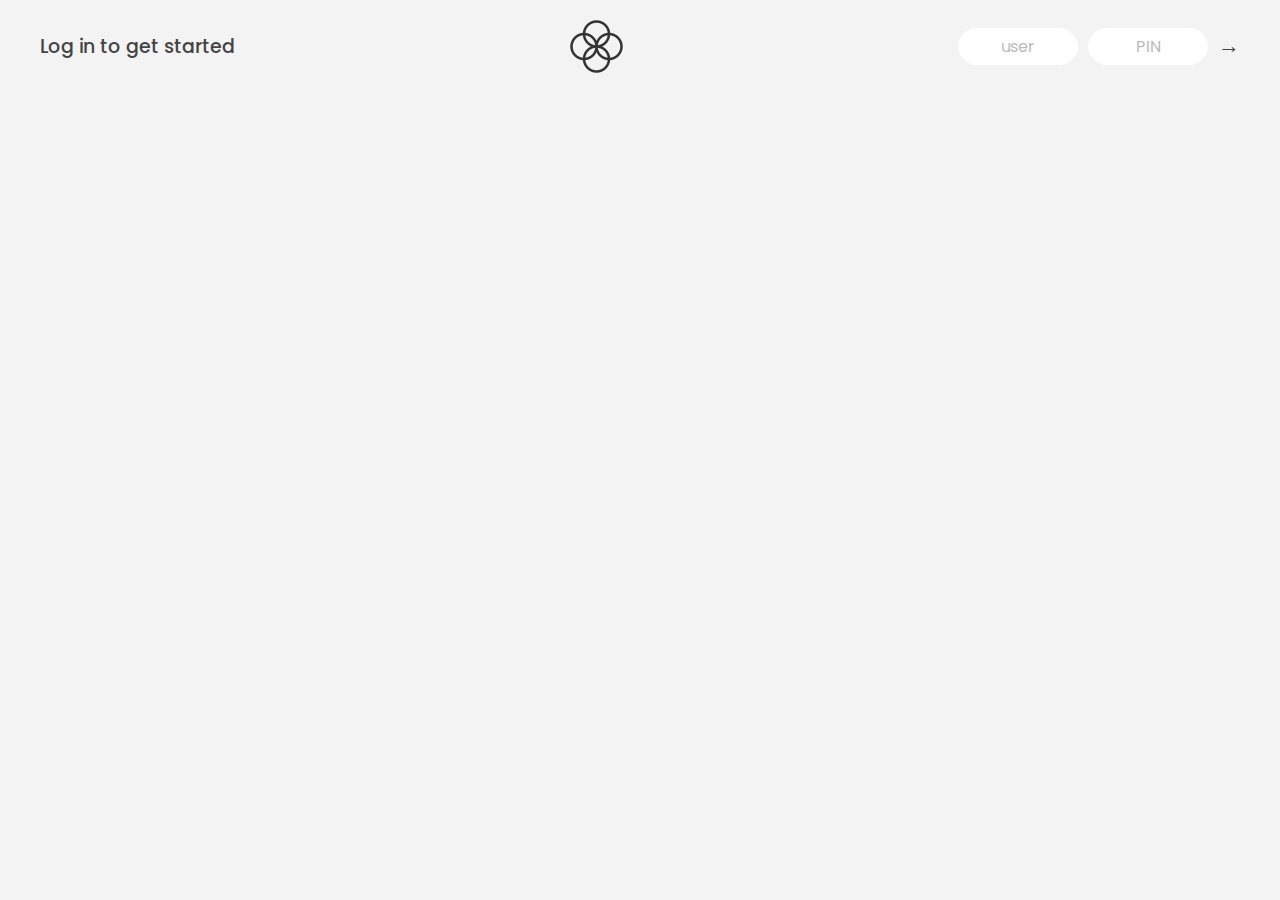
<file: bankist/index.html>
<!DOCTYPE html>
<html lang="en">

<head>
  <meta charset="UTF-8" />
  <meta name="viewport" content="width=device-width, initial-scale=1.0" />
  <meta http-equiv="X-UA-Compatible" content="ie=edge" />
  <link rel="shortcut icon" type="image/png" href="/icon.png" />

  <link href="https://fonts.googleapis.com/css?family=Poppins:400,500,600&display=swap" rel="stylesheet" />

  <link rel="stylesheet" href="style.css" />
  <title>Bankist</title>
</head>

<body>
  <!-- TOP NAVIGATION -->
  <nav>
    <p class="welcome">Log in to get started</p>
    <img src="logo.png" alt="Logo" class="logo" />
    <form class="login">
      <input type="text" placeholder="user" class="login__input login__input--user" />
      <!-- In practice, use type="password" -->
      <input type="text" placeholder="PIN" maxlength="4" class="login__input login__input--pin" />
      <button class="login__btn">&rarr;</button>
    </form>
  </nav>

  <main class="app">
    <!-- BALANCE -->
    <div class="balance">
      <div>
        <p class="balance__label">Current balance</p>
        <p class="balance__date">
          As of <span class="date">05/03/2037</span>
        </p>
      </div>
      <p class="balance__value">0000€</p>
    </div>

    <!-- MOVEMENTS -->
    <div class="movements">
      <div class="movements__row">
        <div class="movements__type movements__type--deposit">2 deposit</div>
        <div class="movements__date">3 days ago</div>
        <div class="movements__value">4 000€</div>
      </div>
      <div class="movements__row">
        <div class="movements__type movements__type--withdrawal">
          1 withdrawal
        </div>
        <div class="movements__date">24/01/2037</div>
        <div class="movements__value">-378€</div>
      </div>
    </div>

    <!-- SUMMARY -->
    <div class="summary">
      <p class="summary__label">In</p>
      <p class="summary__value summary__value--in">0000€</p>
      <p class="summary__label">Out</p>
      <p class="summary__value summary__value--out">0000€</p>
      <p class="summary__label">Interest</p>
      <p class="summary__value summary__value--interest">0000€</p>
      <button class="btn--sort">&downarrow; SORT</button>
    </div>

    <!-- OPERATION: TRANSFERS -->
    <div class="operation operation--transfer">
      <h2>Transfer money</h2>
      <form class="form form--transfer">
        <input type="text" class="form__input form__input--to" />
        <input type="number" class="form__input form__input--amount" />
        <button class="form__btn form__btn--transfer">&rarr;</button>
        <label class="form__label">Transfer to</label>
        <label class="form__label">Amount</label>
      </form>
    </div>

    <!-- OPERATION: LOAN -->
    <div class="operation operation--loan">
      <h2>Request loan</h2>
      <form class="form form--loan">
        <input type="number" class="form__input form__input--loan-amount" />
        <button class="form__btn form__btn--loan">&rarr;</button>
        <label class="form__label form__label--loan">Amount</label>
      </form>
    </div>

    <!-- OPERATION: CLOSE -->
    <div class="operation operation--close">
      <h2>Close account</h2>
      <form class="form form--close">
        <input type="text" class="form__input form__input--user" />
        <input type="password" maxlength="6" class="form__input form__input--pin" />
        <button class="form__btn form__btn--close">&rarr;</button>
        <label class="form__label">Confirm user</label>
        <label class="form__label">Confirm PIN</label>
      </form>
    </div>

    <!-- LOGOUT TIMER -->
    <p class="logout-timer">
      You will be logged out in <span class="timer">05:00</span>
    </p>
  </main>

  <!-- <footer>
      &copy; by Jonas Schmedtmann. Don't claim as your own :)
    </footer> -->

  <script src="script.js" defer></script>
</body>

</html>
</file>
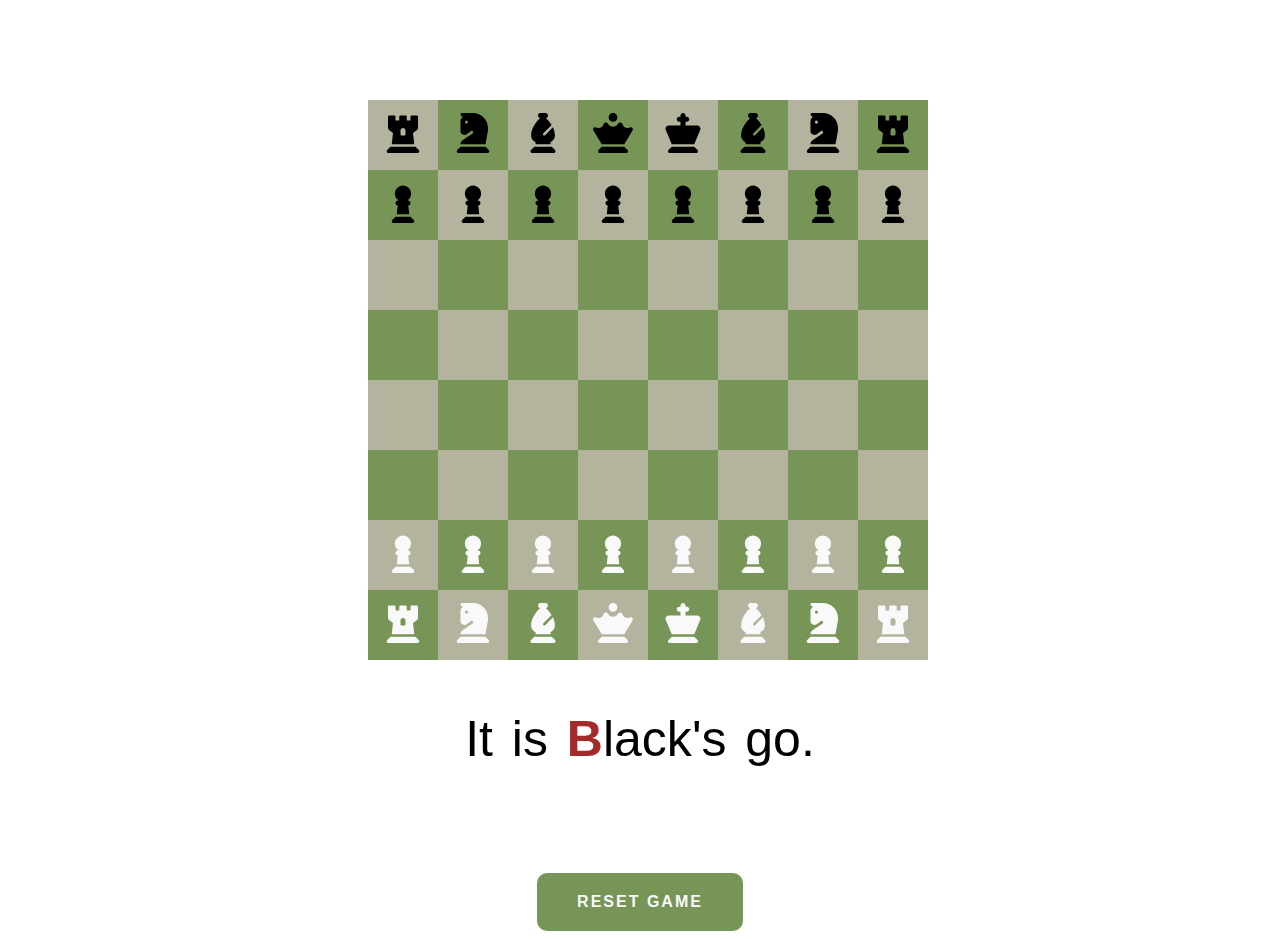
<file: Chesss/index.html>
<!DOCTYPE html>
<html lang="en">

<head>
    <meta charset="UTF-8">
    <meta name="viewport" content="width=device-width, initial-scale=1.0">
    <title>Chess</title>
    <link rel="stylesheet" href="style.css">
    <script src="peice.js" defer></script>
    <script src="app.js" defer></script>
</head>

<body>
    <div class="dad-container">
        <div id="game-board"></div>
    </div>
    <div class="info-container">
        <p class="go"> It is <span id="player"></span>'s go.</p>
        <p id="info-display"></p>
        <button class="reset-game"> Reset Game </button>
    </div>

</body>

</html>
</file>
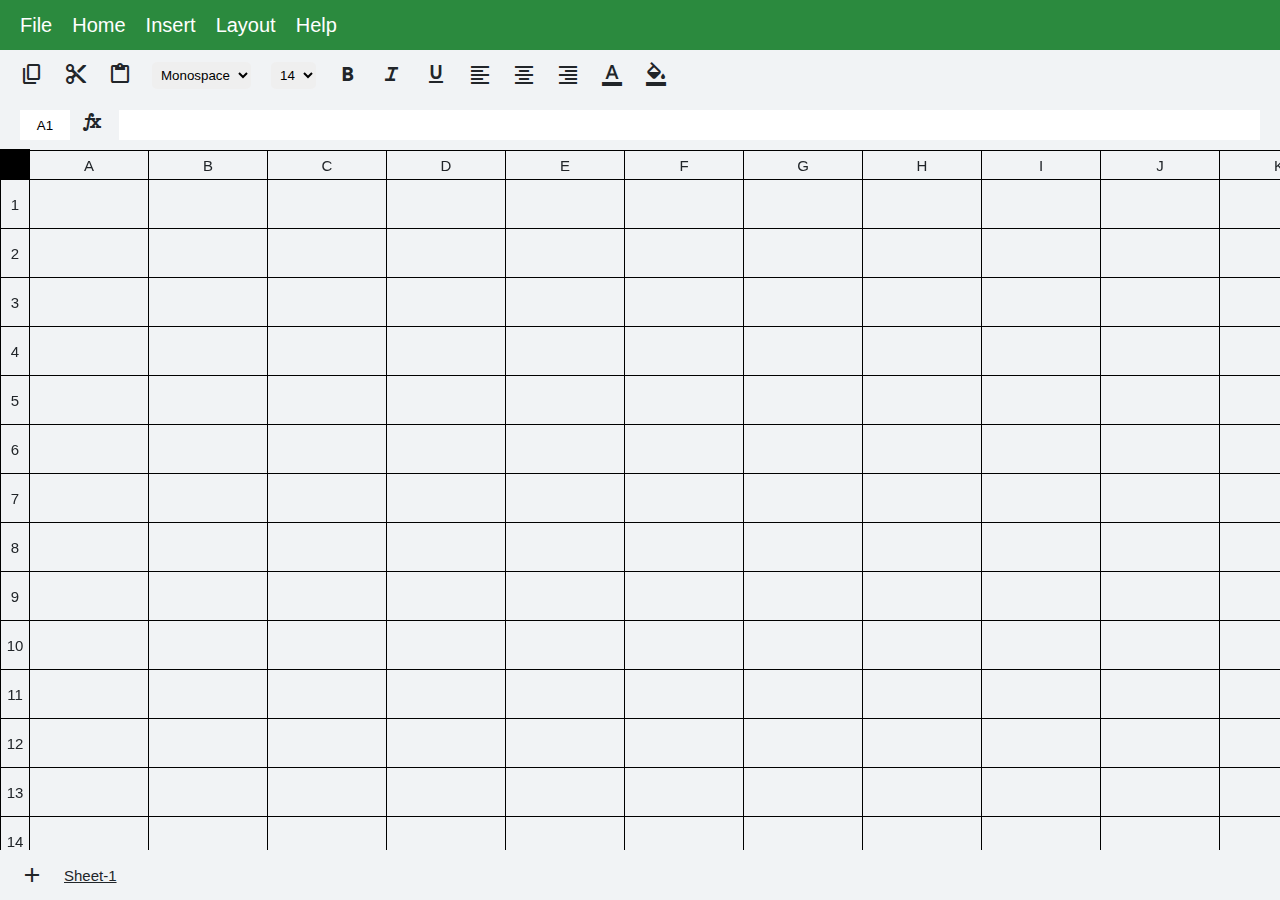
<file: ExcelSelf/index.html>
<!DOCTYPE html>
<html lang="en">
<head>
    <meta charset="UTF-8">
    <meta name="viewport" content="width=device-width, initial-scale=1.0">
    <title>Document</title>
    <link rel="stylesheet" href="https://fonts.googleapis.com/css2?family=Material+Symbols+Outlined:opsz,wght,FILL,GRAD@20..48,100..700,0..1,-50..200" />
    <link rel="stylesheet" href="./css/general.css">
    <link rel="stylesheet" href="./css/options.css">
    <link rel="stylesheet" href="./css/tools.css">
    <link rel="stylesheet" href="./css/formula.css">
    <link rel="stylesheet" href="./css/grid.css">
    <link rel="stylesheet" href="./css/footer.css">
    <script src="./scripts/app.js" defer></script>
    <script src="./scripts/cellFormating.js" defer></script>
    <script src="./scripts/cycleDetection.js" defer></script>
    <script src="./scripts/formula.js" defer></script>
</head>
<body>
    <section class="options">
        <div class="option">
            <p>File</p>
        </div>
        <div class="option">
            <p>Home</p>
        </div>
        <div class="option">
            <p>Insert</p>
        </div>
        <div class="option">
            <p>Layout</p>
        </div>
        <div class="option">
            <p>Help</p>
        </div>
    </section>
    <section class="tools">
        <div class="tool">
            <span class="material-symbols-outlined copy">
                content_copy
            </span>
        </div>
        <div class="tool">
            <span class="material-symbols-outlined cut">
                content_cut
            </span>
        </div>
        <div class="tool">
            <span class="material-symbols-outlined paste">
            content_paste
            </span>
        </div>
        <div class="tool">
            <select name="" id="" class="font-family">
                <option value="monospace">Monospace</option>
                <option value="sans-serif">San-serif</option>
            </select>
        </div>
        <div class="tool">
            <select name="" id="" class="font-size">
                <option value="14" selected = true>14</option>
                <option value="16">16</option>
                <option value="18">18</option>
                <option value="20">20</option>
            </select>
        </div>
        <div class="tool">
            <span class="material-symbols-outlined bold">
                format_bold
            </span>
        </div>
        <div class="tool">
            <span class="material-symbols-outlined italic">
                format_italic
                </span>
        </div>
        <div class="tool">
            <span class="material-symbols-outlined underline">
                format_underlined
            </span>
        </div>
        <span class="material-symbols-outlined tool align left">
            format_align_left
        </span>
        <span class="material-symbols-outlined tool align center">
            format_align_center
        </span>
        <span class="material-symbols-outlined tool align right">
                format_align_right
        </span>
        <div class="tool color-prop">
            <input type="color" class="font-color">
            <span class="material-symbols-outlined">
                format_color_text
            </span>
        </div>
        <div class="tool color-prop">
            <input type="color" class="cell-color">
            <span class="material-symbols-outlined">
                format_color_fill
            </span>
        </div>
    </section>
    <section class="formula">
        <input type="text" class="address-bar">
        <span class="material-symbols-outlined function">
            function
            </span>
        <input type="text" class="formula-bar">
    </section>
    <section class="grid">
        <div class="dummy"></div>
        <div class="rows">
        </div>
        <div class="cells">
            <div class="cols">
            </div>
        </div>
    </section>
    <section class="footer">
        <span class="material-symbols-outlined">
            add
            </span>
            <div class="sheet-foler">
                <p class="sheet">Sheet-1</p>
            </div>
    </section>
</body>
</html>
</file>
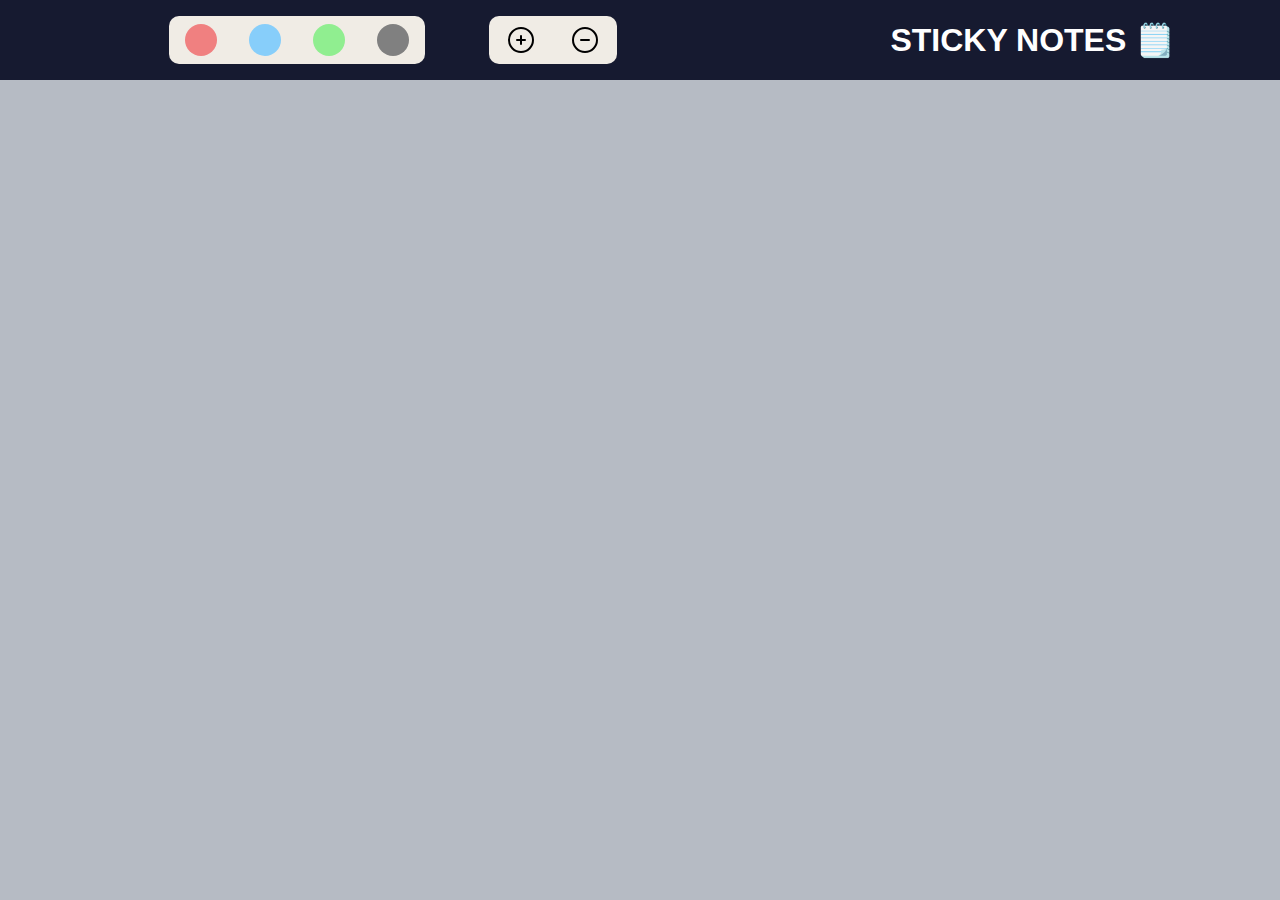
<file: StickeyNotes/index.html>
<!DOCTYPE html>
<html lang="en">

<head>
    <meta charset="UTF-8">
    <meta name="viewport" content="width=device-width, initial-scale=1.0">
    <title>Sticky Notes</title>
    <link rel="stylesheet" href="style.css">
    <link rel="stylesheet" href="https://cdnjs.cloudflare.com/ajax/libs/font-awesome/6.5.1/css/all.min.css"
        integrity="sha512-DTOQO9RWCH3ppGqcWaEA1BIZOC6xxalwEsw9c2QQeAIftl+Vegovlnee1c9QX4TctnWMn13TZye+giMm8e2LwA=="
        crossorigin="anonymous" referrerpolicy="no-referrer" />
    <script src="app.js" defer></script>
</head>

<body>
    <div class="toolbox-container">
        <div class="dummy">
            <div class="toolbox-priority-container">
                <div class="color coral"></div>
                <div class="color blue"></div>
                <div class="color green"></div>
                <div class="color grey"></div>
            </div>
            <div class="toolbox-action-button-container">
                <div class="addBtn">
                    <svg xmlns="http://www.w3.org/2000/svg" fill="none" viewBox="0 0 24 24" stroke-width="1.5"
                        stroke="currentColor" class="w-6 h-6">
                        <path stroke-linecap="round" stroke-linejoin="round"
                            d="M12 9v6m3-3H9m12 0a9 9 0 11-18 0 9 9 0 0118 0z" />
                    </svg>

                </div>
                <div class="removeBtn">
                    <svg xmlns="http://www.w3.org/2000/svg" fill="none" viewBox="0 0 24 24" stroke-width="1.5"
                        stroke="currentColor" class="w-6 h-6">
                        <path stroke-linecap="round" stroke-linejoin="round"
                            d="M15 12H9m12 0a9 9 0 11-18 0 9 9 0 0118 0z" />
                    </svg>

                </div>
            </div>
        </div>
        <h1>Sticky Notes 🗒️</h1>
    </div>
    <div class="main-container">
        <!-- <div class="ticket-container">
            <div class="ticket-color"></div>
            <div class="ticket-id">Sample-id</div>
            <div class="task-area">Lorem ipsum dolor sit, amet consectetur adipisicing elit. Earum voluptatum reiciendis
                consectetur odit omnis laboriosam fugit, maxime nisi, eius sed at dignissimos ad impedit molestias nobis
                nam repellendus cupiditate laudantium.
            </div>
            <div class="lock-container">
                <i class="fa-solid fa-lock lock"></i>
            </div>
        </div> -->
    </div>
    <div class="modal-container">
        <textarea class="text-area-container" spellcheck="false"></textarea>
        <div class="priority">
            <div class="color-category coral"></div>
            <div class="color-category blue"></div>
            <div class="color-category green"></div>
            <div class="color-category grey selected"></div>
        </div>
    </div>
</body>

</html>
</file>
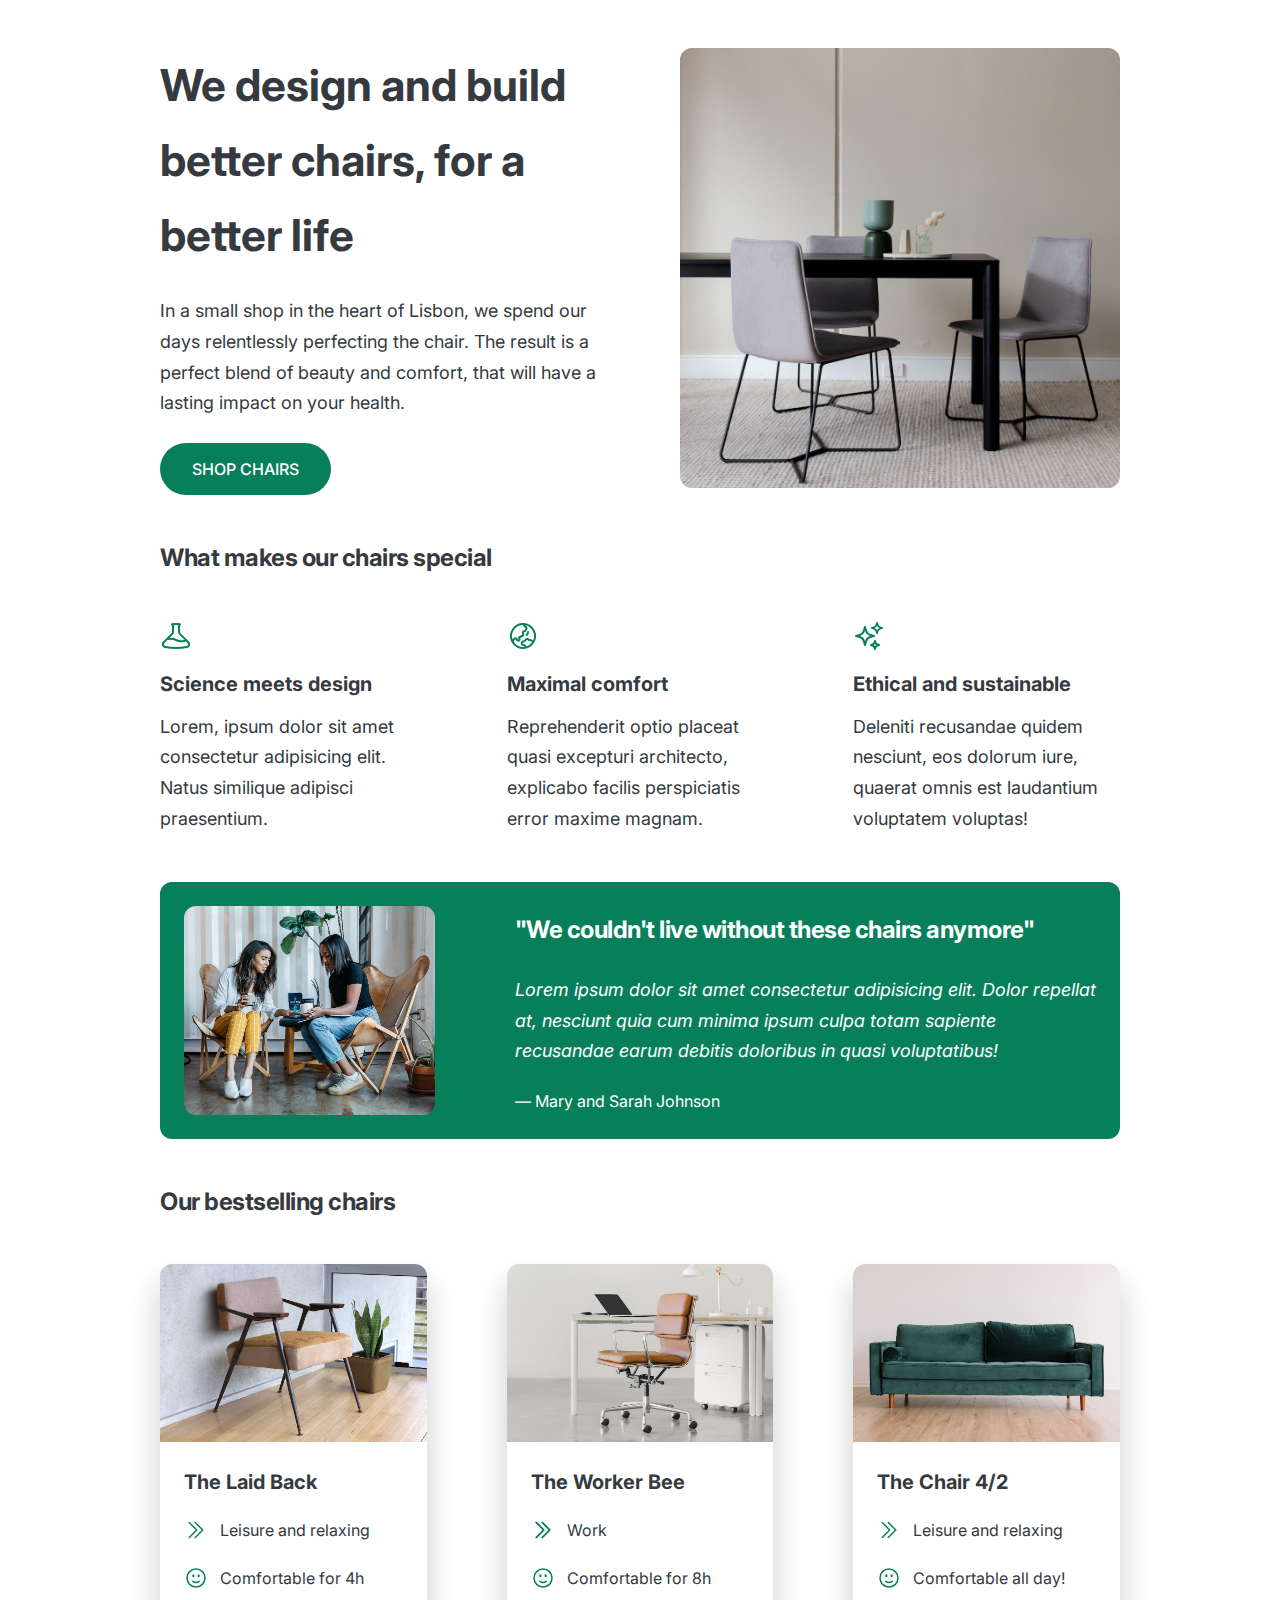
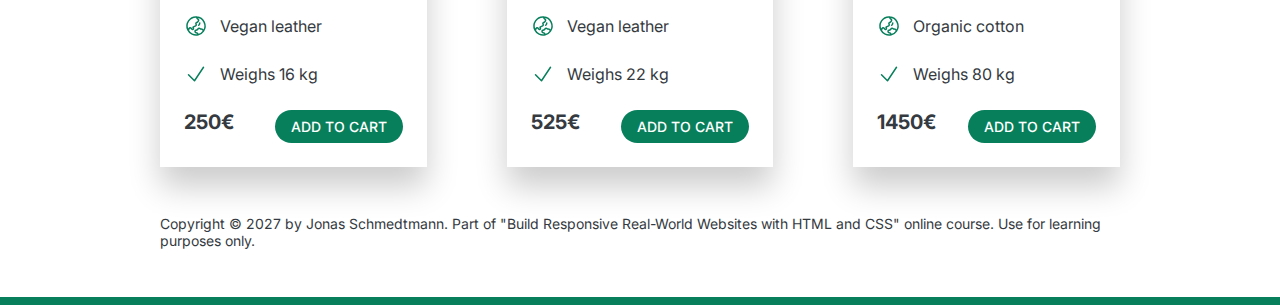
<file: CSS-Challenges/Chair-site/index.html>
<!DOCTYPE html>
<html lang="en">
  <head>
    <meta charset="UTF-8" />
    <meta http-equiv="X-UA-Compatible" content="IE=edge" />
    <meta name="viewport" content="width=device-width, initial-scale=1.0" />
    <link rel="preconnect" href="https://fonts.googleapis.com">
    <link rel="preconnect" href="https://fonts.gstatic.com" crossorigin>
    <link href="https://fonts.googleapis.com/css2?family=Inter:wght@400;500;700&display=swap" rel="stylesheet">
    <link rel="stylesheet" href="style.css" />
    <title>Lisbon Chair Shop</title>
  </head>
  <body>
    <div class="container">
      <header>
        <div class="header-text-box">
          <h1>We design and build better chairs, for a better life</h1>
          <p class="header-text">
            In a small shop in the heart of Lisbon, we spend our days
            relentlessly perfecting the chair. The result is a perfect blend of
            beauty and comfort, that will have a lasting impact on your health.
          </p>
          <a class="btn btn--big" href="#">Shop chairs</a>
        </div>
        <img src="hero.jpg" alt="Photo" />
      </header>

      <section>
        <h2>What makes our chairs special</h2>
        <div class="grid-3-cols">
          <div>
            <svg xmlns="http://www.w3.org/2000/svg" fill="none" viewBox="0 0 24 24" stroke-width="1.5" stroke="currentColor" class="w-6 h-6 features-icon">
              <path stroke-linecap="round" stroke-linejoin="round" d="M9.75 3.104v5.714a2.25 2.25 0 0 1-.659 1.591L5 14.5M9.75 3.104c-.251.023-.501.05-.75.082m.75-.082a24.301 24.301 0 0 1 4.5 0m0 0v5.714c0 .597.237 1.17.659 1.591L19.8 15.3M14.25 3.104c.251.023.501.05.75.082M19.8 15.3l-1.57.393A9.065 9.065 0 0 1 12 15a9.065 9.065 0 0 0-6.23-.693L5 14.5m14.8.8 1.402 1.402c1.232 1.232.65 3.318-1.067 3.611A48.309 48.309 0 0 1 12 21c-2.773 0-5.491-.235-8.135-.687-1.718-.293-2.3-2.379-1.067-3.61L5 14.5" />
            </svg>
            <p class="features-title">              
              <strong>Science meets design</strong>
            </p>
            <p class="features-text">
              Lorem, ipsum dolor sit amet consectetur adipisicing elit. Natus
              similique adipisci praesentium.
            </p>
          </div>

          <div>
            <svg xmlns="http://www.w3.org/2000/svg" fill="none" viewBox="0 0 24 24" stroke-width="1.5" stroke="currentColor" class="w-6 h-6 features-icon">
              <path stroke-linecap="round" stroke-linejoin="round" d="M12.75 3.03v.568c0 .334.148.65.405.864l1.068.89c.442.369.535 1.01.216 1.49l-.51.766a2.25 2.25 0 0 1-1.161.886l-.143.048a1.107 1.107 0 0 0-.57 1.664c.369.555.169 1.307-.427 1.605L9 13.125l.423 1.059a.956.956 0 0 1-1.652.928l-.679-.906a1.125 1.125 0 0 0-1.906.172L4.5 15.75l-.612.153M12.75 3.031a9 9 0 0 0-8.862 12.872M12.75 3.031a9 9 0 0 1 6.69 14.036m0 0-.177-.529A2.25 2.25 0 0 0 17.128 15H16.5l-.324-.324a1.453 1.453 0 0 0-2.328.377l-.036.073a1.586 1.586 0 0 1-.982.816l-.99.282c-.55.157-.894.702-.8 1.267l.073.438c.08.474.49.821.97.821.846 0 1.598.542 1.865 1.345l.215.643m5.276-3.67a9.012 9.012 0 0 1-5.276 3.67m0 0a9 9 0 0 1-10.275-4.835M15.75 9c0 .896-.393 1.7-1.016 2.25" />
            </svg>
            
            <p class="features-title">
              <strong>Maximal comfort</strong>
            </p>
            <p class="features-text">
              Reprehenderit optio placeat quasi excepturi architecto, explicabo
              facilis perspiciatis error maxime magnam.
            </p>
          </div>

          <div>
            <svg xmlns="http://www.w3.org/2000/svg" fill="none" viewBox="0 0 24 24" stroke-width="1.5" stroke="currentColor" class="w-6 h-6 features-icon">
              <path stroke-linecap="round" stroke-linejoin="round" d="M9.813 15.904 9 18.75l-.813-2.846a4.5 4.5 0 0 0-3.09-3.09L2.25 12l2.846-.813a4.5 4.5 0 0 0 3.09-3.09L9 5.25l.813 2.846a4.5 4.5 0 0 0 3.09 3.09L15.75 12l-2.846.813a4.5 4.5 0 0 0-3.09 3.09ZM18.259 8.715 18 9.75l-.259-1.035a3.375 3.375 0 0 0-2.455-2.456L14.25 6l1.036-.259a3.375 3.375 0 0 0 2.455-2.456L18 2.25l.259 1.035a3.375 3.375 0 0 0 2.456 2.456L21.75 6l-1.035.259a3.375 3.375 0 0 0-2.456 2.456ZM16.894 20.567 16.5 21.75l-.394-1.183a2.25 2.25 0 0 0-1.423-1.423L13.5 18.75l1.183-.394a2.25 2.25 0 0 0 1.423-1.423l.394-1.183.394 1.183a2.25 2.25 0 0 0 1.423 1.423l1.183.394-1.183.394a2.25 2.25 0 0 0-1.423 1.423Z" />
            </svg>            
            <p class="features-title">
              <strong>Ethical and sustainable</strong>
            </p>
            <p class="features-text">
              Deleniti recusandae quidem nesciunt, eos dolorum iure, quaerat
              omnis est laudantium voluptatem voluptas!
            </p>
          </div>
        </div>
      </section>

      <section class="testimonial-section">
        <div class="grid-3-cols">
          <img src="customers.jpg" alt="People sitting on chairs" />
          <div class="testimonial-box">
            <h2>"We couldn't live without these chairs anymore"</h2>
            <blockquote class="testimonial-text">
              Lorem ipsum dolor sit amet consectetur adipisicing elit. Dolor
              repellat at, nesciunt quia cum minima ipsum culpa totam sapiente
              recusandae earum debitis doloribus in quasi voluptatibus!
            </blockquote>
            <p class="testimonial-author">&mdash; Mary and Sarah Johnson</p>
          </div>
        </div>
      </section>

      <section>
        <h2>Our bestselling chairs</h2>
        <div class="grid-3-cols">
          <figure class="chair">
            <img src="chair-1.jpg" alt="Chair" />
            <div class="chair-box">
              <h3>The Laid Back</h3>
              <ul class="chair-details">
                <li>
                  <svg xmlns="http://www.w3.org/2000/svg" fill="none" viewBox="0 0 24 24" stroke-width="1.5" stroke="currentColor" class="w-6 h-6 chair-icon">
                    <path stroke-linecap="round" stroke-linejoin="round" d="m5.25 4.5 7.5 7.5-7.5 7.5m6-15 7.5 7.5-7.5 7.5" />
                  </svg>                                    
                  <!-- Span is a generic INLINE text element, it doesn't have any meaning. It's like a div element, but inline -->
                  <span>Leisure and relaxing</span>
                </li>
                <li>
                  <svg xmlns="http://www.w3.org/2000/svg" fill="none" viewBox="0 0 24 24" stroke-width="1.5" stroke="currentColor" class="w-6 h-6 chair-icon">
                    <path stroke-linecap="round" stroke-linejoin="round" d="M15.182 15.182a4.5 4.5 0 0 1-6.364 0M21 12a9 9 0 1 1-18 0 9 9 0 0 1 18 0ZM9.75 9.75c0 .414-.168.75-.375.75S9 10.164 9 9.75 9.168 9 9.375 9s.375.336.375.75Zm-.375 0h.008v.015h-.008V9.75Zm5.625 0c0 .414-.168.75-.375.75s-.375-.336-.375-.75.168-.75.375-.75.375.336.375.75Zm-.375 0h.008v.015h-.008V9.75Z" />
                  </svg>                  
                  <span>Comfortable for 4h</span>
                </li>
                <li>
                  <svg xmlns="http://www.w3.org/2000/svg" fill="none" viewBox="0 0 24 24" stroke-width="1.5" stroke="currentColor" class="w-6 h-6 chair-icon">
                    <path stroke-linecap="round" stroke-linejoin="round" d="M12.75 3.03v.568c0 .334.148.65.405.864l1.068.89c.442.369.535 1.01.216 1.49l-.51.766a2.25 2.25 0 0 1-1.161.886l-.143.048a1.107 1.107 0 0 0-.57 1.664c.369.555.169 1.307-.427 1.605L9 13.125l.423 1.059a.956.956 0 0 1-1.652.928l-.679-.906a1.125 1.125 0 0 0-1.906.172L4.5 15.75l-.612.153M12.75 3.031a9 9 0 0 0-8.862 12.872M12.75 3.031a9 9 0 0 1 6.69 14.036m0 0-.177-.529A2.25 2.25 0 0 0 17.128 15H16.5l-.324-.324a1.453 1.453 0 0 0-2.328.377l-.036.073a1.586 1.586 0 0 1-.982.816l-.99.282c-.55.157-.894.702-.8 1.267l.073.438c.08.474.49.821.97.821.846 0 1.598.542 1.865 1.345l.215.643m5.276-3.67a9.012 9.012 0 0 1-5.276 3.67m0 0a9 9 0 0 1-10.275-4.835M15.75 9c0 .896-.393 1.7-1.016 2.25" />
                  </svg>                  
                  <span>Vegan leather</span>
                </li>
                <li>
                  <svg xmlns="http://www.w3.org/2000/svg" fill="none" viewBox="0 0 24 24" stroke-width="1.5" stroke="currentColor" class="w-6 h-6 chair-icon">
                    <path stroke-linecap="round" stroke-linejoin="round" d="m4.5 12.75 6 6 9-13.5" />
                  </svg>                  
                  <span>Weighs 16 kg</span>
                </li>
              </ul>
              <div class="chair-price">
                <strong>250€</strong>
                <a href="#" class="btn btn--small">Add to cart</a>
              </div>
            </div>
          </figure>

          <figure class="chair">
            <img src="chair-2.jpg" alt="Chair" />
            <div class="chair-box">
              <h3>The Worker Bee</h3>
              <ul class="chair-details">
                <li>
                  <svg xmlns="http://www.w3.org/2000/svg" fill="none" viewBox="0 0 24 24" stroke-width="1.5" stroke="currentColor" class="w-6 h-6 chair-icon">
                    <path stroke-linecap="round" stroke-linejoin="round" d="m5.25 4.5 7.5 7.5-7.5 7.5m6-15 7.5 7.5-7.5 7.5" />
                     <svg xmlns="http://www.w3.org/2000/svg" fill="none" viewBox="0 0 24 24" stroke-width="1.5" stroke="currentColor" class="w-6 h-6 chair-icon">
                    <path stroke-linecap="round" stroke-linejoin="round" d="m5.25 4.5 7.5 7.5-7.5 7.5m6-15 7.5 7.5-7.5 7.5" />
                  </svg>
                  </svg>
                  <span>Work</span>
                </li>
                <li>
                  <svg xmlns="http://www.w3.org/2000/svg" fill="none" viewBox="0 0 24 24" stroke-width="1.5" stroke="currentColor" class="w-6 h-6 chair-icon">
                    <path stroke-linecap="round" stroke-linejoin="round" d="M15.182 15.182a4.5 4.5 0 0 1-6.364 0M21 12a9 9 0 1 1-18 0 9 9 0 0 1 18 0ZM9.75 9.75c0 .414-.168.75-.375.75S9 10.164 9 9.75 9.168 9 9.375 9s.375.336.375.75Zm-.375 0h.008v.015h-.008V9.75Zm5.625 0c0 .414-.168.75-.375.75s-.375-.336-.375-.75.168-.75.375-.75.375.336.375.75Zm-.375 0h.008v.015h-.008V9.75Z" />
                  </svg>
                  <span>Comfortable for 8h</span>
                </li>
                <li>
                  <svg xmlns="http://www.w3.org/2000/svg" fill="none" viewBox="0 0 24 24" stroke-width="1.5" stroke="currentColor" class="w-6 h-6 chair-icon">
                    <path stroke-linecap="round" stroke-linejoin="round" d="M12.75 3.03v.568c0 .334.148.65.405.864l1.068.89c.442.369.535 1.01.216 1.49l-.51.766a2.25 2.25 0 0 1-1.161.886l-.143.048a1.107 1.107 0 0 0-.57 1.664c.369.555.169 1.307-.427 1.605L9 13.125l.423 1.059a.956.956 0 0 1-1.652.928l-.679-.906a1.125 1.125 0 0 0-1.906.172L4.5 15.75l-.612.153M12.75 3.031a9 9 0 0 0-8.862 12.872M12.75 3.031a9 9 0 0 1 6.69 14.036m0 0-.177-.529A2.25 2.25 0 0 0 17.128 15H16.5l-.324-.324a1.453 1.453 0 0 0-2.328.377l-.036.073a1.586 1.586 0 0 1-.982.816l-.99.282c-.55.157-.894.702-.8 1.267l.073.438c.08.474.49.821.97.821.846 0 1.598.542 1.865 1.345l.215.643m5.276-3.67a9.012 9.012 0 0 1-5.276 3.67m0 0a9 9 0 0 1-10.275-4.835M15.75 9c0 .896-.393 1.7-1.016 2.25" />
                  </svg>
                  <span>Vegan leather</span>
                </li>
                <li>
                  <svg xmlns="http://www.w3.org/2000/svg" fill="none" viewBox="0 0 24 24" stroke-width="1.5" stroke="currentColor" class="w-6 h-6 chair-icon">
                    <path stroke-linecap="round" stroke-linejoin="round" d="m4.5 12.75 6 6 9-13.5" />
                  </svg>
                  <span>Weighs 22 kg</span>
                </li>
              </ul>
              <div class="chair-price">
                <strong>525€</strong>
                <a href="#" class="btn btn--small">Add to cart</a>
              </div>
            </div>
          </figure>

          <figure class="chair">
            <img src="chair-3.jpg" alt="Chair" />
            <div class="chair-box">
              <h3>The Chair 4/2</h3>
              <ul class="chair-details">
                <li>
                   <svg xmlns="http://www.w3.org/2000/svg" fill="none" viewBox="0 0 24 24" stroke-width="1.5" stroke="currentColor" class="w-6 h-6 chair-icon">
                    <path stroke-linecap="round" stroke-linejoin="round" d="m5.25 4.5 7.5 7.5-7.5 7.5m6-15 7.5 7.5-7.5 7.5" />
                  </svg>
                  <span>Leisure and relaxing</span>
                </li>
                <li>
                  <svg xmlns="http://www.w3.org/2000/svg" fill="none" viewBox="0 0 24 24" stroke-width="1.5" stroke="currentColor" class="w-6 h-6 chair-icon">
                    <path stroke-linecap="round" stroke-linejoin="round" d="M15.182 15.182a4.5 4.5 0 0 1-6.364 0M21 12a9 9 0 1 1-18 0 9 9 0 0 1 18 0ZM9.75 9.75c0 .414-.168.75-.375.75S9 10.164 9 9.75 9.168 9 9.375 9s.375.336.375.75Zm-.375 0h.008v.015h-.008V9.75Zm5.625 0c0 .414-.168.75-.375.75s-.375-.336-.375-.75.168-.75.375-.75.375.336.375.75Zm-.375 0h.008v.015h-.008V9.75Z" />
                  </svg>
                  <span>Comfortable all day!</span>
                </li>
                <li>
                  <svg xmlns="http://www.w3.org/2000/svg" fill="none" viewBox="0 0 24 24" stroke-width="1.5" stroke="currentColor" class="w-6 h-6 chair-icon">
                    <path stroke-linecap="round" stroke-linejoin="round" d="M12.75 3.03v.568c0 .334.148.65.405.864l1.068.89c.442.369.535 1.01.216 1.49l-.51.766a2.25 2.25 0 0 1-1.161.886l-.143.048a1.107 1.107 0 0 0-.57 1.664c.369.555.169 1.307-.427 1.605L9 13.125l.423 1.059a.956.956 0 0 1-1.652.928l-.679-.906a1.125 1.125 0 0 0-1.906.172L4.5 15.75l-.612.153M12.75 3.031a9 9 0 0 0-8.862 12.872M12.75 3.031a9 9 0 0 1 6.69 14.036m0 0-.177-.529A2.25 2.25 0 0 0 17.128 15H16.5l-.324-.324a1.453 1.453 0 0 0-2.328.377l-.036.073a1.586 1.586 0 0 1-.982.816l-.99.282c-.55.157-.894.702-.8 1.267l.073.438c.08.474.49.821.97.821.846 0 1.598.542 1.865 1.345l.215.643m5.276-3.67a9.012 9.012 0 0 1-5.276 3.67m0 0a9 9 0 0 1-10.275-4.835M15.75 9c0 .896-.393 1.7-1.016 2.25" />
                  </svg>
                  <span>Organic cotton</span>
                </li>
                <li>
                  <svg xmlns="http://www.w3.org/2000/svg" fill="none" viewBox="0 0 24 24" stroke-width="1.5" stroke="currentColor" class="w-6 h-6 chair-icon">
                    <path stroke-linecap="round" stroke-linejoin="round" d="m4.5 12.75 6 6 9-13.5" />
                  </svg>
                  <span>Weighs 80 kg</span>
                </li>
              </ul>
              <div class="chair-price">
                <strong>1450€</strong>
                <a href="#" class="btn btn--small">Add to cart</a>
              </div>
            </div>
          </figure>
        </div>
      </section>

      <footer>
        Copyright &copy; 2027 by Jonas Schmedtmann. Part of "Build Responsive
        Real-World Websites with HTML and CSS" online course. Use for learning
        purposes only.
      </footer>
    </div>
  </body>
</html>
</file>
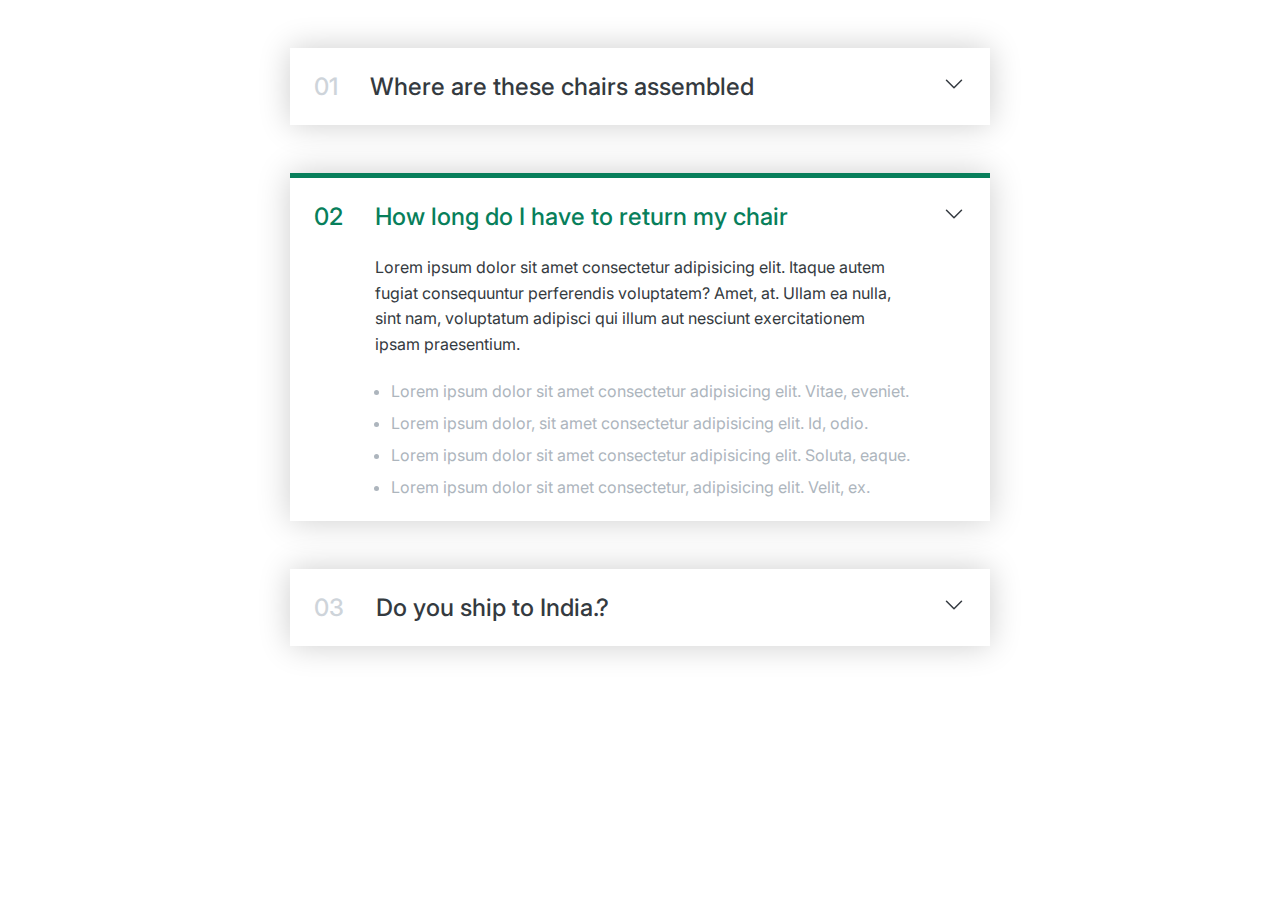
<file: CSS-Challenges/Layouts/accordian/index.html>
<!DOCTYPE html>
<html lang="en">
<head>
    <meta charset="UTF-8">
    <meta name="viewport" content="width=device-width, initial-scale=1.0">
    <title>Accordian</title>
    <link rel="preconnect" href="https://fonts.googleapis.com">
    <link rel="preconnect" href="https://fonts.gstatic.com" crossorigin>
    <link href="https://fonts.googleapis.com/css2?family=Inter:wght@400;500;700&display=swap" rel="stylesheet">
    <link rel="stylesheet" href="style.css">
</head>
<body>
    <div class="accordian">
        <div class="item">
            <p class="number">01</p>
                <p class="text">Where are these chairs assembled</p>
                <svg xmlns="http://www.w3.org/2000/svg" fill="none" viewBox="0 0 24 24" stroke-width="1.5" stroke="currentColor" class="w-6 h-6 icon">
                    <path stroke-linecap="round" stroke-linejoin="round" d="m19.5 8.25-7.5 7.5-7.5-7.5" />
                  </svg>
                  <div class="article--content">
                    <p>Lorem ipsum dolor sit amet consectetur adipisicing elit. Itaque autem fugiat consequuntur perferendis voluptatem? Amet, at. Ullam ea nulla, sint nam, voluptatum adipisci qui illum aut nesciunt exercitationem ipsam praesentium.</p> 
                    <ul>
                        <li>Lorem ipsum dolor sit amet consectetur adipisicing elit. Vitae, eveniet.</li>
                        <li>Lorem ipsum dolor, sit amet consectetur adipisicing elit. Id, odio.</li>
                        <li>Lorem ipsum dolor sit amet consectetur adipisicing elit. Soluta, eaque.</li>
                        <li>Lorem ipsum dolor sit amet consectetur, adipisicing elit. Velit, ex.</li>
                    </ul>
                </div>
        </div>
        <div class="item expanded">
            <p class="number">02</p>
            <p class="text">How long do I have to return my chair</p>
            <svg xmlns="http://www.w3.org/2000/svg" fill="none" viewBox="0 0 24 24" stroke-width="1.5" stroke="currentColor" class="w-6 h-6 icon">
                    <path stroke-linecap="round" stroke-linejoin="round" d="m19.5 8.25-7.5 7.5-7.5-7.5" />
                  </svg>
            <div class="article--content">
                <p>Lorem ipsum dolor sit amet consectetur adipisicing elit. Itaque autem fugiat consequuntur perferendis voluptatem? Amet, at. Ullam ea nulla, sint nam, voluptatum adipisci qui illum aut nesciunt exercitationem ipsam praesentium.</p> 
                <ul>
                    <li>Lorem ipsum dolor sit amet consectetur adipisicing elit. Vitae, eveniet.</li>
                    <li>Lorem ipsum dolor, sit amet consectetur adipisicing elit. Id, odio.</li>
                    <li>Lorem ipsum dolor sit amet consectetur adipisicing elit. Soluta, eaque.</li>
                    <li>Lorem ipsum dolor sit amet consectetur, adipisicing elit. Velit, ex.</li>
                </ul>
            </div>
        </div>
        <div class="item">
            <p class="number">03</p>
                <p class="text">Do you ship to India.?</p>
                <svg xmlns="http://www.w3.org/2000/svg" fill="none" viewBox="0 0 24 24" stroke-width="1.5" stroke="currentColor" class="w-6 h-6 icon">
                    <path stroke-linecap="round" stroke-linejoin="round" d="m19.5 8.25-7.5 7.5-7.5-7.5" />
                  </svg>
                  <div class="article--content">
                    <p>Lorem ipsum dolor sit amet consectetur adipisicing elit. Itaque autem fugiat consequuntur perferendis voluptatem? Amet, at. Ullam ea nulla, sint nam, voluptatum adipisci qui illum aut nesciunt exercitationem ipsam praesentium.</p> 
                    <ul>
                        <li>Lorem ipsum dolor sit amet consectetur adipisicing elit. Vitae, eveniet.</li>
                        <li>Lorem ipsum dolor, sit amet consectetur adipisicing elit. Id, odio.</li>
                        <li>Lorem ipsum dolor sit amet consectetur adipisicing elit. Soluta, eaque.</li>
                        <li>Lorem ipsum dolor sit amet consectetur, adipisicing elit. Velit, ex.</li>
                    </ul>
                </div>
        </div>
    </div>
    <script>
        let items = document.querySelectorAll('.item')
        items.forEach((item)=>{
            item.addEventListener('click' , (e)=>{
                items.forEach((item)=>{
                    item.classList.remove('expanded')
                })
                if(e.target === item){
                    item.classList.add('expanded')
                }
            })
        })
    </script>
</body>
</html>
</file>
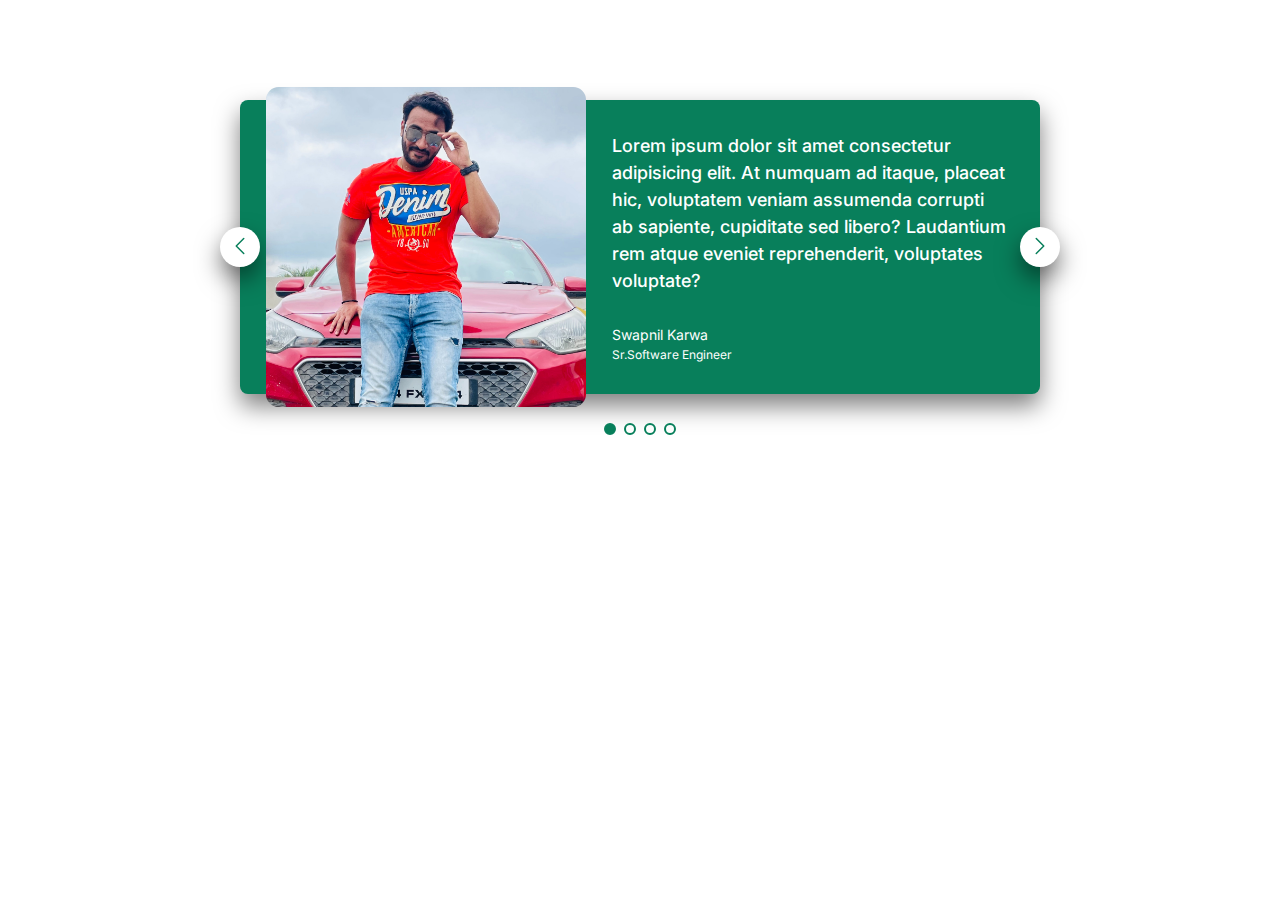
<file: CSS-Challenges/Layouts/Carosel/index.html>
<!DOCTYPE html>
<html lang="en">
<head>
    <meta charset="UTF-8">
    <meta name="viewport" content="width=device-width, initial-scale=1.0">
    <title>Carosel</title>
    <link rel="preconnect" href="https://fonts.googleapis.com">
    <link rel="preconnect" href="https://fonts.gstatic.com" crossorigin>
    <link href="https://fonts.googleapis.com/css2?family=Inter:wght@400;500;700&display=swap" rel="stylesheet">
    <link rel="stylesheet" href="style.css">
</head>
<body>
    <div class="container">
        <img src="cropped-IMG_6862.jpg" alt="maria">
        <blockquote class="testimonial">
            <p class="testimonial-text">Lorem ipsum dolor sit amet consectetur adipisicing elit. At numquam ad itaque, placeat hic, voluptatem veniam assumenda corrupti ab sapiente, cupiditate sed libero? Laudantium rem atque eveniet reprehenderit, voluptates voluptate?</p>
            <p class="testimonial-author"> Swapnil Karwa </p>
            <p class="testimonial-job"> Sr.Software Engineer </p>
        </blockquote>
        <button class="btn btn--left">
            <svg xmlns="http://www.w3.org/2000/svg" fill="none" viewBox="0 0 24 24" stroke-width="1.5" stroke="currentColor" class="w-6 h-6">
                <path stroke-linecap="round" stroke-linejoin="round" d="M15.75 19.5 8.25 12l7.5-7.5" />
              </svg>              
        </button>
        <button class="btn btn--right">
            <svg xmlns="http://www.w3.org/2000/svg" fill="none" viewBox="0 0 24 24" stroke-width="1.5" stroke="currentColor" class="w-6 h-6">
                <path stroke-linecap="round" stroke-linejoin="round" d="m8.25 4.5 7.5 7.5-7.5 7.5" />
              </svg>                            
        </button>
        <div class="parent">
            <div class="chidren first"></div>
            <div class="chidren"></div>
            <div class="chidren"></div>
            <div class="chidren"></div>
        </div>
    </div>
    
</body>
</html>
</file>
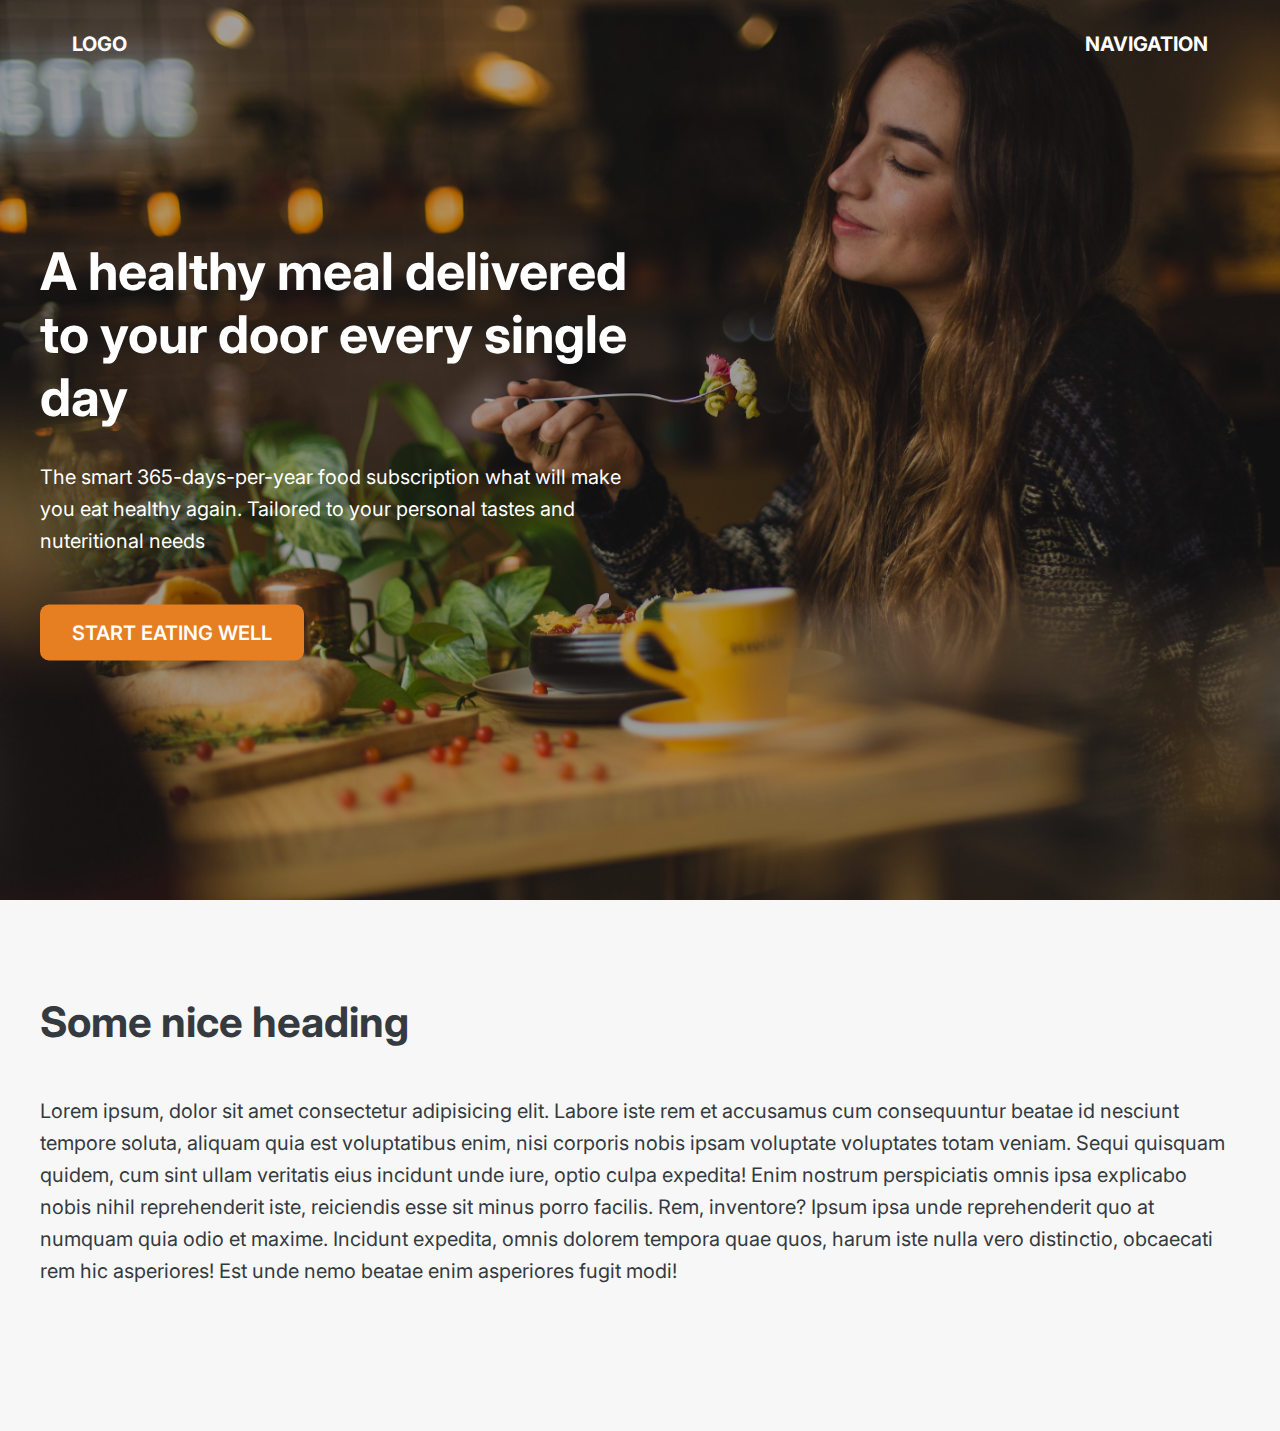
<file: CSS-Challenges/Layouts/Hero/index.html>
<!DOCTYPE html>
<html lang="en">
<head>
    <meta charset="UTF-8">
    <meta name="viewport" content="width=device-width, initial-scale=1.0">
    <title>Carosel</title>
    <link rel="preconnect" href="https://fonts.googleapis.com">
    <link rel="preconnect" href="https://fonts.gstatic.com" crossorigin>
    <link href="https://fonts.googleapis.com/css2?family=Inter:wght@400;500;700&display=swap" rel="stylesheet">
    <link rel="stylesheet" href="style.css">
</head>
<body>
 <header>
    <nav class="container">
        <div>LOGO</div>
        <div>NAVIGATION</div>
    </nav>
    <div class="header-container">
        <div class="header-container--inner">
            <h1>A healthy meal delivered to your door every single day</h1>
            <p>The smart 365-days-per-year food subscription what will make you eat healthy again. Tailored to your personal tastes and nuteritional needs</p>
            <a href="#" class="btn">start eating well</a>
        </div>
    </div>
 </header>
 <section>
    <div class="container">
        <h2>Some nice heading</h2>
        <p>Lorem ipsum, dolor sit amet consectetur adipisicing elit. Labore iste rem et accusamus cum consequuntur beatae id nesciunt tempore soluta, aliquam quia est voluptatibus enim, nisi corporis nobis ipsam voluptate voluptates totam veniam. Sequi quisquam quidem, cum sint ullam veritatis eius incidunt unde iure, optio culpa expedita! Enim nostrum perspiciatis omnis ipsa explicabo nobis nihil reprehenderit iste, reiciendis esse sit minus porro facilis. Rem, inventore? Ipsum ipsa unde reprehenderit quo at numquam quia odio et maxime. Incidunt expedita, omnis dolorem tempora quae quos, harum iste nulla vero distinctio, obcaecati rem hic asperiores! Est unde nemo beatae enim asperiores fugit modi!</p>
    </div>
 </section>
</body>
</html>
</file>
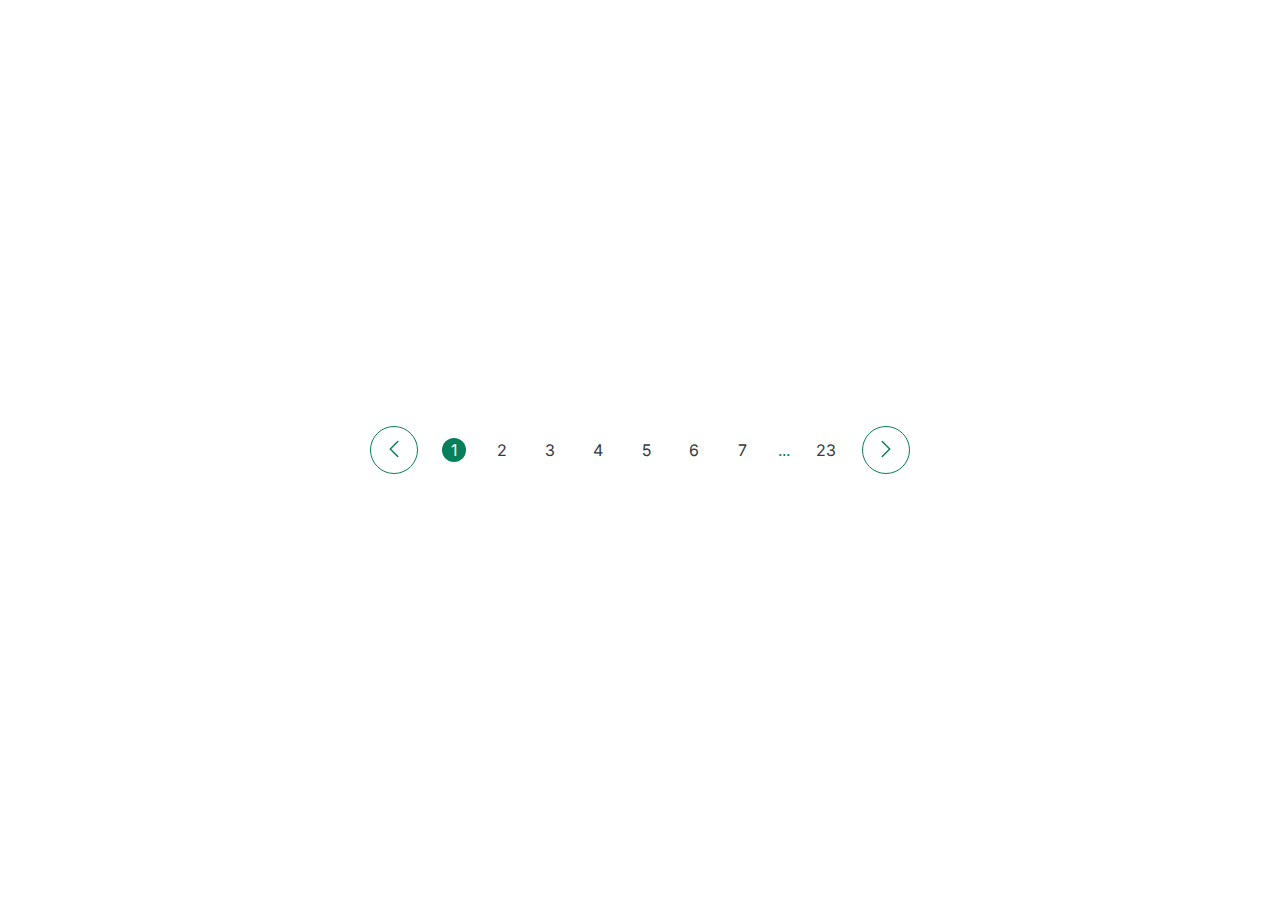
<file: CSS-Challenges/Layouts/pagination/index.html>
<!DOCTYPE html>
<html lang="en">
<head>
    <meta charset="UTF-8">
    <meta name="viewport" content="width=device-width, initial-scale=1.0">
    <title>Carosel</title>
    <link rel="preconnect" href="https://fonts.googleapis.com">
    <link rel="preconnect" href="https://fonts.gstatic.com" crossorigin>
    <link href="https://fonts.googleapis.com/css2?family=Inter:wght@400;500;700&display=swap" rel="stylesheet">
    <link rel="stylesheet" href="style.css">
</head>
<body>
   <div class="pages">
    <button class="btn">
        <svg xmlns="http://www.w3.org/2000/svg" fill="none" viewBox="0 0 24 24" stroke-width="1.5" stroke="currentColor" class="w-6 h-6 icon">
            <path stroke-linecap="round" stroke-linejoin="round" d="M15.75 19.5 8.25 12l7.5-7.5" />
          </svg>          
    </button>
    <a href="#" class="page-link page-link--current">1</a>
    <a href="#" class="page-link">2</a>
    <a href="#" class="page-link">3</a>
    <a href="#" class="page-link">4</a>
    <a href="#" class="page-link">5</a>
    <a href="#" class="page-link">6</a>
    <a href="#" class="page-link">7</a>
    <span>...</span>
    <a href="#" class="page-link">23</a>
    <button class="btn">
        <svg xmlns="http://www.w3.org/2000/svg" fill="none" viewBox="0 0 24 24" stroke-width="1.5" stroke="currentColor" class="w-6 h-6 icon">
            <path stroke-linecap="round" stroke-linejoin="round" d="m8.25 4.5 7.5 7.5-7.5 7.5" />
          </svg>
    </button>
   </div>
</body>
</html>
</file>
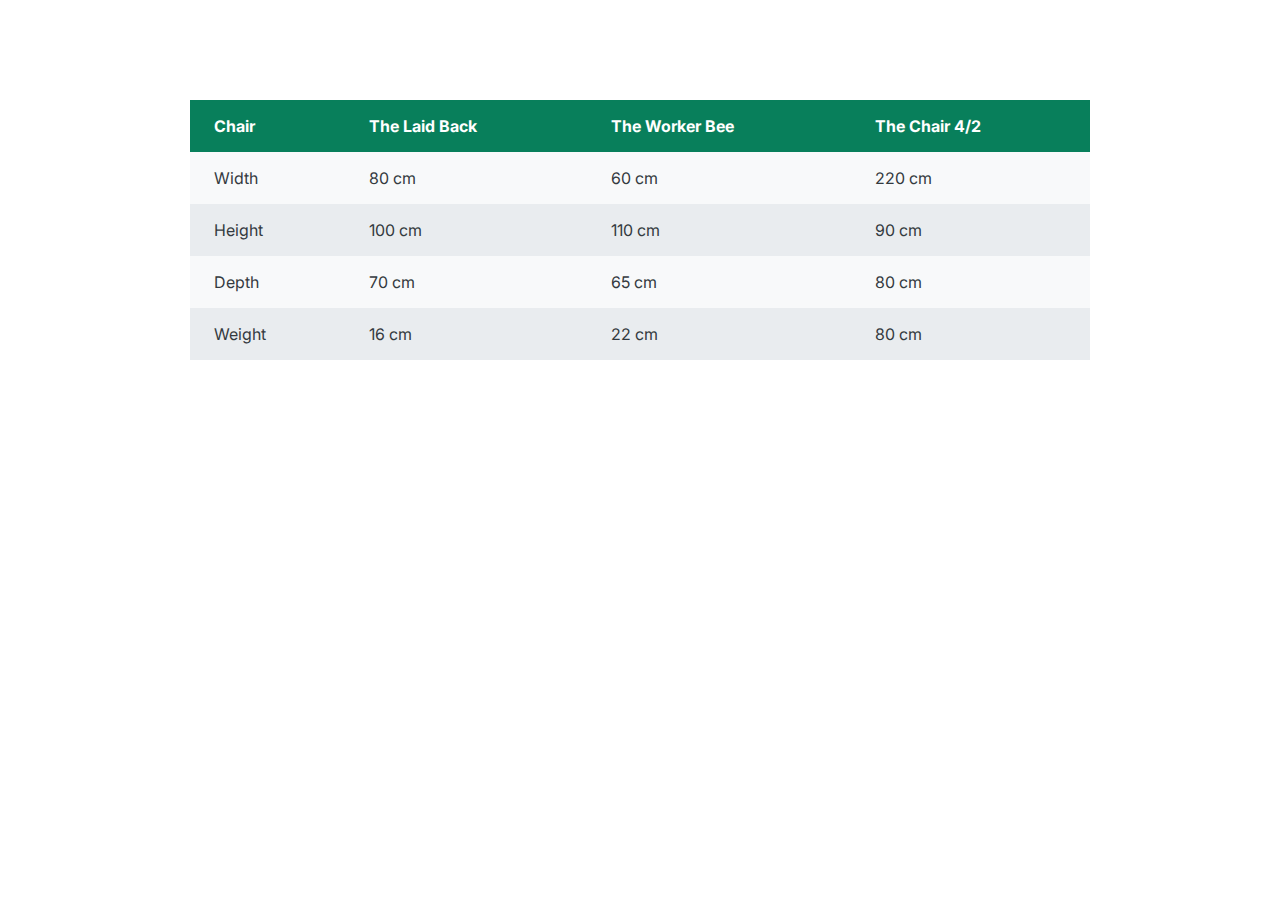
<file: CSS-Challenges/Layouts/Table/index.html>
<!DOCTYPE html>
<html lang="en">
<head>
    <meta charset="UTF-8">
    <meta name="viewport" content="width=device-width, initial-scale=1.0">
    <title>Carosel</title>
    <link rel="preconnect" href="https://fonts.googleapis.com">
    <link rel="preconnect" href="https://fonts.gstatic.com" crossorigin>
    <link href="https://fonts.googleapis.com/css2?family=Inter:wght@400;500;700&display=swap" rel="stylesheet">
    <link rel="stylesheet" href="style.css">
</head>
<body>
    <div class="container">
        <table>
            <thead>
                <th>Chair</th>
                <th>The Laid Back</th>
                <th>The Worker Bee</th>
                <th>The Chair 4/2</th>
            </thead>
            <tbody>
                <tr>
                    <td>Width</td>
                    <td>80 cm</td>
                    <td>60 cm</td>
                    <td>220 cm</td>
                </tr>
                <tr>
                    <td>Height</td>
                    <td>100 cm</td>
                    <td>110 cm</td>
                    <td>90 cm</td>
                </tr>
                <tr>
                    <td>Depth</td>
                    <td>70 cm</td>
                    <td>65 cm</td>
                    <td>80 cm</td>
                </tr>
                <tr>
                    <td>Weight</td>
                    <td>16 cm</td>
                    <td>22 cm</td>
                    <td>80 cm</td>
                </tr>
            </tbody>
        </table>
    </div>
</body>
</html>
</file>
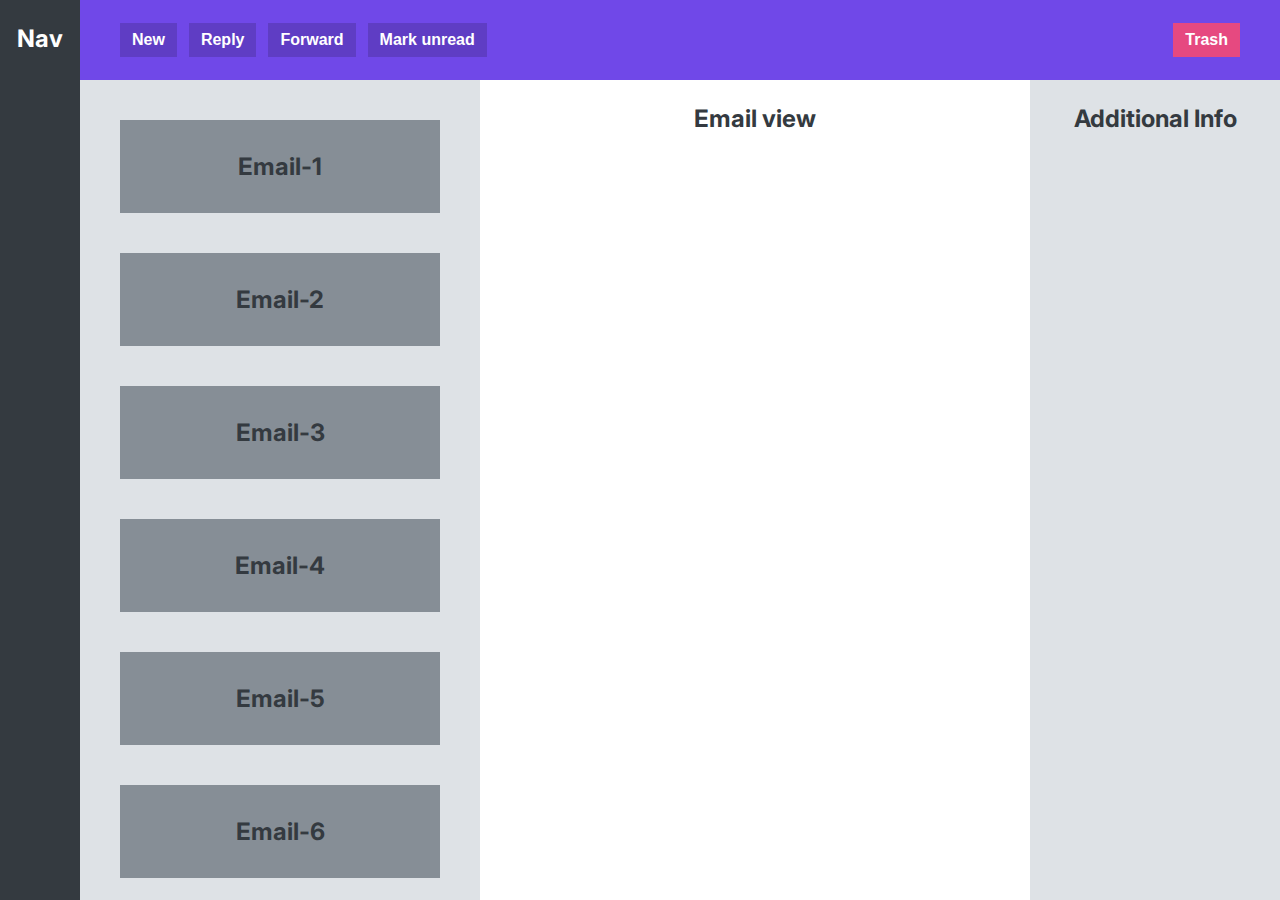
<file: CSS-Challenges/Layouts/webApp/index.html>
<!DOCTYPE html>
<html lang="en">

<head>
    <meta charset="UTF-8">
    <meta name="viewport" content="width=device-width, initial-scale=1.0">
    <title>Carosel</title>
    <link rel="preconnect" href="https://fonts.googleapis.com">
    <link rel="preconnect" href="https://fonts.gstatic.com" crossorigin>
    <link href="https://fonts.googleapis.com/css2?family=Inter:wght@400;500;700&display=swap" rel="stylesheet">
    <link rel="stylesheet" href="style.css">
</head>

<body>
    <nav>Nav</nav>
    <menu>
        <button>New</button>
        <button>Reply</button>
        <button>Forward</button>
        <button>Mark unread</button>
        <button>Trash</button>
    </menu>
    <section>
        <div class="email">Email-1</div>
        <div class="email">Email-2</div>
        <div class="email">Email-3</div>
        <div class="email">Email-4</div>
        <div class="email">Email-5</div>
        <div class="email">Email-6</div>
        <div class="email">Email-7</div>
        <div class="email">Email-8</div>
        <div class="email">Email-9</div>
        <div class="email">Email-10</div>
    </section>
    <main>Email view</main>
    <aside>Additional Info</aside>
</body>

</html>
</file>
<file: bankist/style.css>
/*
 * Use this CSS to learn some intersting techniques,
 * in case you're wondering how I built the UI.
 * Have fun! 😁
 */

* {
  margin: 0;
  padding: 0;
  box-sizing: inherit;
}

html {
  font-size: 62.5%;
  box-sizing: border-box;
}

body {
  font-family: "Poppins", sans-serif;
  color: #444;
  background-color: #f3f3f3;
  height: 100vh;
  padding: 2rem;
}

nav {
  display: flex;
  justify-content: space-between;
  align-items: center;
  padding: 0 2rem;
}

.welcome {
  font-size: 1.9rem;
  font-weight: 500;
}

.logo {
  height: 5.25rem;
}

.login {
  display: flex;
}

.login__input {
  border: none;
  padding: 0.5rem 2rem;
  font-size: 1.6rem;
  font-family: inherit;
  text-align: center;
  width: 12rem;
  border-radius: 10rem;
  margin-right: 1rem;
  color: inherit;
  border: 1px solid #fff;
  transition: all 0.3s;
}

.login__input:focus {
  outline: none;
  border: 1px solid #ccc;
}

.login__input::placeholder {
  color: #bbb;
}

.login__btn {
  border: none;
  background: none;
  font-size: 2.2rem;
  color: inherit;
  cursor: pointer;
  transition: all 0.3s;
}

.login__btn:hover,
.login__btn:focus,
.btn--sort:hover,
.btn--sort:focus {
  outline: none;
  color: #777;
}

/* MAIN */
.app {
  position: relative;
  max-width: 100rem;
  margin: 4rem auto;
  display: grid;
  grid-template-columns: 4fr 3fr;
  grid-template-rows: auto repeat(3, 15rem) auto;
  gap: 2rem;

  /* NOTE This creates the fade in/out anumation */
  opacity: 0;
  transition: all 1s;
}

.balance {
  grid-column: 1 / span 2;
  display: flex;
  align-items: flex-end;
  justify-content: space-between;
  margin-bottom: 2rem;
}

.balance__label {
  font-size: 2.2rem;
  font-weight: 500;
  margin-bottom: -0.2rem;
}

.balance__date {
  font-size: 1.4rem;
  color: #888;
}

.balance__value {
  font-size: 4.5rem;
  font-weight: 400;
}

/* MOVEMENTS */
.movements {
  grid-row: 2 / span 3;
  background-color: #fff;
  border-radius: 1rem;
  overflow: scroll;
}

.movements__row {
  padding: 2.25rem 4rem;
  display: flex;
  align-items: center;
  border-bottom: 1px solid #eee;
}

.movements__type {
  font-size: 1.1rem;
  text-transform: uppercase;
  font-weight: 500;
  color: #fff;
  padding: 0.1rem 1rem;
  border-radius: 10rem;
  margin-right: 2rem;
}

.movements__date {
  font-size: 1.1rem;
  text-transform: uppercase;
  font-weight: 500;
  color: #666;
}

.movements__type--deposit {
  background-image: linear-gradient(to top left, #39b385, #9be15d);
}

.movements__type--withdrawal {
  background-image: linear-gradient(to top left, #e52a5a, #ff585f);
}

.movements__value {
  font-size: 1.7rem;
  margin-left: auto;
}

/* SUMMARY */
.summary {
  grid-row: 5 / 6;
  display: flex;
  align-items: baseline;
  padding: 0 0.3rem;
  margin-top: 1rem;
}

.summary__label {
  font-size: 1.2rem;
  font-weight: 500;
  text-transform: uppercase;
  margin-right: 0.8rem;
}

.summary__value {
  font-size: 2.2rem;
  margin-right: 2.5rem;
}

.summary__value--in,
.summary__value--interest {
  color: #66c873;
}

.summary__value--out {
  color: #f5465d;
}

.btn--sort {
  margin-left: auto;
  border: none;
  background: none;
  font-size: 1.3rem;
  font-weight: 500;
  cursor: pointer;
}

/* OPERATIONS */
.operation {
  border-radius: 1rem;
  padding: 3rem 4rem;
  color: #333;
}

.operation--transfer {
  background-image: linear-gradient(to top left, #ffb003, #ffcb03);
}

.operation--loan {
  background-image: linear-gradient(to top left, #39b385, #9be15d);
}

.operation--close {
  background-image: linear-gradient(to top left, #e52a5a, #ff585f);
}

h2 {
  margin-bottom: 1.5rem;
  font-size: 1.7rem;
  font-weight: 600;
  color: #333;
}

.form {
  display: grid;
  grid-template-columns: 2.5fr 2.5fr 1fr;
  grid-template-rows: auto auto;
  gap: 0.4rem 1rem;
}

/* Exceptions for interst */
.form.form--loan {
  grid-template-columns: 2.5fr 1fr 2.5fr;
}

.form__label--loan {
  grid-row: 2;
}

/* End exceptions */

.form__input {
  width: 100%;
  border: none;
  background-color: rgba(255, 255, 255, 0.4);
  font-family: inherit;
  font-size: 1.5rem;
  text-align: center;
  color: #333;
  padding: 0.3rem 1rem;
  border-radius: 0.7rem;
  transition: all 0.3s;
}

.form__input:focus {
  outline: none;
  background-color: rgba(255, 255, 255, 0.6);
}

.form__label {
  font-size: 1.3rem;
  text-align: center;
}

.form__btn {
  border: none;
  border-radius: 0.7rem;
  font-size: 1.8rem;
  background-color: #fff;
  cursor: pointer;
  transition: all 0.3s;
}

.form__btn:focus {
  outline: none;
  background-color: rgba(255, 255, 255, 0.8);
}

.logout-timer {
  padding: 0 0.3rem;
  margin-top: 1.9rem;
  text-align: right;
  font-size: 1.25rem;
}

.timer {
  font-weight: 600;
}
</file>
<file: Chesss/style.css>
/* 
    Color Green : #779556
    Color Cream : #EBECD0
    Color background : #302E2B
*/
p,
span {
    font-family: sans-serif;
    font-size: 20px;
    display: inline-block;
}

#player::first-letter {
    text-transform: uppercase;
    font-weight: bold;
    color: brown;
}

.go,
#player,
#info-display {
    word-spacing: 5px;
    font-size: 50px;
}

#info-display {
    margin-top: 5px;
}

.info-container {
    display: flex;
    align-items: center;
    justify-content: center;
    flex-direction: column;
}


.dad-container {
    margin-top: 100px;
    width: 100vw;
    display: flex;
    justify-content: center;
    align-items: center;
}



#game-board {
    width: 560px;
    height: 560px;
    background-color: #302E2B;
    display: flex;
    flex-wrap: wrap;
}

.square {
    height: 70px;
    width: 70px;
    display: flex;
    justify-content: center;
    align-items: center;
    text-align: center;
    position: relative;
}

.square svg {

    height: 40px;
    width: 40px;
    position: relative;
    z-index: -9;
}

path {
    position: relative;
    z-index: -10;
}

.piece {

    position: relative;
    z-index: 9;
}

.beige {
    background-color: rgba(235, 236, 208, 0.7);
}

.green {
    background-color: rgba(119, 149, 86, 1);
}

.black {
    fill: black;
}

.white {
    fill: #F9F9F9;
}

.reset-game {
    background-color: rgba(119, 149, 86, 1);
    color: #F9F9F9;
    padding: 20px 40px;
    font-size: 16px;
    font-weight: 700;
    text-transform: uppercase;
    border: none;
    border-radius: 10px;
    letter-spacing: 2px;
}
</file>
<file: ExcelSelf/css/general.css>
*{
    margin: 0;
    padding: 0;
    box-sizing: border-box;
}

html{
    font-size: 62.5%;
    font-family: sans-serif;
    background-color: #f1f3f5;
    color : #212529
}
</file>
<file: ExcelSelf/css/options.css>
.options {
    height: 5rem;
    padding: 2rem;
    display: flex;
    justify-content: flex-start;
    align-items: center;
    background-color: #2b8a3e;
    
}

.option {
    font-size: 2rem;
    padding-right: 2rem;
    color : #fff
}

.font-family, .font-size{
    padding: .5rem;
    border: none;
    border-radius: .5rem;
}

.color-prop{
    position: relative;
}

.color-prop>input{
    position: absolute;
    top: 0;
    left: 0;
    opacity: 0;
    height: 100%;
    width: 100%;
}
</file>
<file: ExcelSelf/css/tools.css>
.tools {
    height: 5rem;
    padding: 2rem;
    display: flex;
    align-items: center;
    color : #212529;
    gap : 2rem
}
</file>
<file: ExcelSelf/css/formula.css>
.formula{
    height: 5rem;
    padding: 2rem;
    display: flex;
    align-items: center;
    gap: 1rem;
}

.address-bar{
    height: 3rem;
    width: 5rem;
    border: none;
    text-align: center;
}

.function{
    height: 3rem;
    width: 3rem;
}

.formula-bar{
    height: 3rem;
    border: none;
    width: calc(100vw - 5rem - 3rem);
    padding: 1rem;
}
</file>
<file: ExcelSelf/css/grid.css>
.grid {
    height: calc(100vh - 5rem - 5rem - 5rem - 5rem);
    position: relative;
    overflow: auto;
}

.dummy{
    height: 3rem;
    width: 3rem;
    background-color: black;
    z-index: 5;
    position: fixed;
    margin-top: -1px;
}

.rows{
    position: sticky;
    top: 3rem;
    left: 0;
}

.cells{
    position: absolute;
    left: 3rem;
    top: 0;
}

.cell-row{
    display: flex;
}

.cell {
    height: 5rem;
    width: 12rem;
    border: 1px solid black;
    margin-left: -1px;
    margin-top: -1px;
    padding: .5rem;
}

.cols {
    position: sticky;
    top: 0;
    left: 3rem;
    display: flex;
    align-items: center;
    z-index: 5;
}

.col{
    height: 3rem;
    width: 12rem;
    display: flex;
    align-items: center;
    justify-content: center;
    font-size: 1.5rem;
    border: 1px solid black;
    margin-left: -1px;
}

.row {
    height: 5rem;
    width: 3rem;
    border: 1px solid black;
    margin-bottom: -1px;
    display: flex;
    align-items: center;
    justify-content: center;
    font-size: 1.5rem;
}
</file>
<file: ExcelSelf/css/footer.css>
.footer {
    height: 5rem;
    padding: 2rem;
    display: flex;
    align-items: center;
    gap: 2rem;
}

.sheet{
    font-size: 1.5rem;
    text-decoration: underline;
}
</file>
<file: StickeyNotes/style.css>
* {
    box-sizing: border-box;
}

body {
    margin: 0;
    padding: 0;
    font-family: sans-serif;
    background-color: #B6BBC4;
}

h1 {
    color: #fff;
    text-transform: uppercase;
}

/* ToolBox CSS */

.toolbox-container {
    height: 5rem;
    background-color: #161A30;
    display: flex;
    align-items: center;
    justify-content: space-around;
}

.dummy {
    display: flex;
    justify-content: center;
    gap: 4rem;
    align-items: center;
}

.toolbox-container>* {
    margin-left: 4rem;
}

.toolbox-priority-container {
    height: 3rem;
    width: 16rem;
    display: flex;
    justify-content: space-around;
    align-items: center;
    background-color: #F0ECE5;
    border-radius: 10px;
}

.toolbox-action-button-container {
    height: 3rem;
    width: 8rem;
    background-color: #F0ECE5;
    display: flex;
    justify-content: space-around;
    align-items: center;
    border-radius: 10px;
}

.color {
    height: 2rem;
    width: 2rem;
    border-radius: 50%;
    background-color: lightsalmon;
}

.addBtn {
    height: 2rem;
    width: 2rem;
    border-radius: 50%;
}

.addBtn:hover,
.removeBtn:hover {
    cursor: pointer;
    background-color: #F5E8C7;
}

.removeBtn {
    height: 2rem;
    width: 2rem;
    border-radius: 50%;
}

.coral {
    background-color: lightcoral;
}

.blue {
    background-color: lightskyblue;
}

.green {
    background-color: lightgreen;
}

.grey {
    background-color: grey;
}

/* Modal CSS */

.modal-container {
    height: 30rem;
    width: 40rem;
    position: absolute;
    left: 50%;
    top: 50%;
    transform: translate(-50%, -50%);
    display: none;
    border: solid 1px black;
}

.text-area-container {
    height: 100%;
    width: 80%;
    border: none;
    outline: none;
    resize: none;
    padding: 20px 40px;
    background-color: #B6BBC4;
    font-size: 1rem;
}

.priority {
    height: 100%;
    width: 20%;
    display: flex;
    flex-direction: column;
    justify-content: space-around;
    align-items: center;
    background-color: #F0ECE5;
}

.color-category {
    height: 5rem;
    width: 5rem;
    border-radius: 50%;
}

.selected {
    border: 3px dashed #161A30;
}

/* Main Container CSS */

.ticket-container {
    height: 17rem;
    width: 20rem;
    background-color: #B6BBC4;
}

.ticket-color {
    height: 2rem;
}

.ticket-id {
    height: 2rem;
    background-color: #F0ECE5;
    display: flex;
    justify-content: center;
    align-items: center;
}

.task-area {
    height: calc(100% - 1rem - 2rem - 2rem);
    background-color: #161A30;
    padding: 8px 16px;
    color: #fff;
    resize: none;
}

.main-container {
    display: flex;
    justify-content: space-around;
    flex-wrap: wrap;
    align-items: center;
    gap: 2rem;
    padding: 4rem 8rem;
}

.lock-container {
    color: #fff;
    background-color: #161A30;
    padding: 8px 16px;
    display: flex;
    justify-content: flex-end;
}

.lock {
    height: 24px;
    width: 24px;
}

.task-area {
    display: flex;
    width: 100%;
}

.lock,
.unlock {
    height: 24px;
    width: 24px;
}
</file>
<file: CSS-Challenges/Chair-site/style.css>
/*
SPACING SYSTEM (px)
2 / 4 / 8 / 12 / 16 / 24 / 32 / 48 / 64 / 80 / 96 / 128

FONT SIZE SYSTEM (px)
10 / 12 / 14 / 16 / 18 / 20 / 24 / 30 / 36 / 44 / 52 / 62 / 74 / 86 / 98

MAIN COLOR #087f5b
TEXT COLOR: #343a40

*/

* {
  margin: 0;
  padding: 0;
  box-sizing: border-box;
}

/* ------------------------ */
/* GENERAL STYLES */
/* ------------------------ */
body {
  font-family: 'Inter', sans-serif;
  color : #343a40;
  border-bottom: 8px solid #087f5b;
}

h1 {
  margin-bottom: 24px;
  font-size: 44px;
  line-height: 1.7;
  /* text-shadow: 20px 20px 30px rgba(0, 0, 0 , 0.8); */
}

h2 {
  margin-bottom: 48px;
  font-size: 24px;
  letter-spacing: -0.5px;
}

h3 {
  margin-bottom: 24px;
  font-size: 20px;
}

img {
  width: 100%;
  border-radius: 12px;
}

header,
section {
  margin-bottom: 48px;
}

.container {
  width: 960px;
  margin: 0 auto;
}

.grid-3-cols {
  display: grid;
  grid-template-columns: repeat(3, 1fr);
  column-gap: 80px;
}

.btn:link,
.btn:visited
{
  background-color: #087f5b;
  color: #fff;
  text-decoration: none;
  text-transform: uppercase;
  display: inline-block;
  font-weight: 500;
}

.btn:active,
.btn:hover{
  background-color: #0ca678;
}

.btn--big:link,
.btn--big:visited
{
  padding: 16px 32px;
  border-radius: 10rem;
}

.btn--small:link,
.btn--small:visited
{
  padding: 8px 16px;
  font-size: 14px;
  border-radius: 100rem;
}


/* ------------------------ */
/* COMPONENT STYLES */
/* ------------------------ */

/* HEADER */
header {
  display: grid;
  grid-template-columns: repeat(2, 1fr);
  column-gap: 80px;
  margin-top: 48px;
}

.header-text-box {
  align-self: center;
}

.header-text {
  margin-bottom: 24px;
  font-size: 18px;
  line-height: 1.7;
}

/* FEATURES */
.features-icon {
  height: 32px;
  width: 32x;
  stroke: #087f5b;
  margin-bottom : 16px
}

.features-title {
  margin-bottom: 16px;
  font-size: 20px;
}

.features-text {
  font-size: 18px;
  line-height: 1.7;
}

/* TESTIMONIAL */
.testimonial-section {

  background-color: #087f5b;
  color : #fff;
  padding : 24px;
  border-radius : 12px
}

.testimonial-box {
  grid-column: 2 / -1;
  align-self: center;
}

.testimonial-box h2 {
  margin-bottom: 24px;
  font-size: 24px;
  line-height: 1.7;
}

.testimonial-text {
  font-style: italic;
  margin-bottom: 24px;
  font-size: 18px;
  line-height: 1.7;
}

/* CHAIRS */
.chair-box {
  padding: 24px;
}

.chair-details {
  list-style: none;
  margin-bottom: 24px;
}

.chair-details li {
  display: flex;
  align-items: center;
  gap: 12px;
  margin-bottom: 24px;
}

.chair-details li:last-child {
  margin-bottom: 0;
}

.chair-icon {

  stroke : #087f5b;
  height : 24px;
  width : 24px
}

.chair-price {
  display: flex;
  justify-content: space-between;
  font-size: 20px;
}

.chair{
  /*
    1. horzintal off set
    2. vertical offset
    3. blur all offsets
    4. depth of shadow
    5. color of shadow
  */
  box-shadow: 0 20px 30px 0px rgba(0, 0, 0 , 0.2);
}

.chair img{
  border-bottom-left-radius: 0;
  border-bottom-right-radius: 0;
}

footer {
  margin-bottom: 48px;
  font-size: 14px;
  margin-bottom: 48px;
}
</file>
<file: CSS-Challenges/Layouts/accordian/style.css>
/*
SPACING SYSTEM (px)
2 / 4 / 8 / 12 / 16 / 24 / 32 / 48 / 64 / 80 / 96 / 128

FONT SIZE SYSTEM (px)
10 / 12 / 14 / 16 / 18 / 20 / 24 / 30 / 36 / 44 / 52 / 62 / 74 / 86 / 98

MAIN COLOR #087f5b
TEXT COLOR: #343a40

*/

* {
    margin: 0;
    padding: 0;
    box-sizing: border-box;
  }
  
  /* ------------------------ */
  /* GENERAL STYLES */
  /* ------------------------ */
  body {
    font-family: 'Inter', sans-serif;
    color : #343a40;
  }

.accordian{
    width: 700px;
    margin: 48px auto;
    display: flex;
    flex-direction: column;
    gap :48px
}

.article--header{
    display: flex;
    align-items: center;
    justify-content: space-between;
    margin-bottom: 32px;
    padding: 16px 32px;
}

.icon{
    height: 24px;
    width: 24px;
    /* stroke:#087f5b */
}

.text , 
.number{
    font-size: 24px;
    font-weight: 500;
    /* color:#087f5b; */
}

.number{
    color: #ced4da
}

.article--content p {
    line-height: 1.6;
    margin-bottom: 24px;
}

.article--content ul {
    color : #adb5bd;
    margin-left: 16px;
    display: flex;
    flex-direction: column;
    gap : 12px;
    
}

.item{
    box-shadow: 0px 0px 32px rgba(0, 0, 0, 0.2);
    padding: 24px;
    display: grid;
    grid-template-columns: auto 1fr auto;
    gap: 24px 32px
}


.article--content{
    grid-column: 2;
    display: none;
}

.expanded{
    border-top: 5px solid #087f5b;
    transition: all .5s;
}

.expanded .number,
.expanded .text{
    color : #087f5b
}

.expanded .article--content{
    display: block;
}
</file>
<file: CSS-Challenges/Layouts/Carosel/style.css>
/*
SPACING SYSTEM (px)
2 / 4 / 8 / 12 / 16 / 24 / 32 / 48 / 64 / 80 / 96 / 128

FONT SIZE SYSTEM (px)
10 / 12 / 14 / 16 / 18 / 20 / 24 / 30 / 36 / 44 / 52 / 62 / 74 / 86 / 98

MAIN COLOR #087f5b
TEXT COLOR: #343a40

*/

* {
    margin: 0;
    padding: 0;
    box-sizing: border-box;
  }
  
  /* ------------------------ */
  /* GENERAL STYLES */
  /* ------------------------ */
  body {
    font-family: 'Inter', sans-serif;
    color : #343a40;
  }

  img{
    height: 200px;
    border-radius: 8px;
    transform: scale(1.6);
  }

  .container{
    background-color: #087f5b;
    color : #fff;
    width: 800px;
    margin: 100px auto;
    border-radius: 8px;
    padding: 32px;
    padding-left: 86px;
    display: flex;
    align-items: center;
    position : relative;
    gap: 86px;
    box-shadow: 0 12px 24px rgba(0,0,0,0.5);
  }

.testimonial-text{
    font-size: 18px;
    font-weight: 500;
    line-height: 1.5;
    margin-bottom: 32px;
}

.testimonial-author{
    font-size: 14px;
    margin-bottom: 4px;
}
.testimonial-job{
    font-size: 12px;
}

.btn{
    position : absolute;
    height : 40px;
    width: 40px;
    border-radius: 50%;
    padding: 4px;
    background-color: #fff;
    border: none;
    box-shadow: 0 12px 24px rgba(0,0,0,0.5);
}

.btn svg{
    height : 24px;
    width: 24px;
    stroke: #087f5b;
}
.btn--left{
    top: 50%;
    left:0;
    transform: translate(-50% , -50%);
}
.btn--right{
    top: 50%;
    right:0;
    transform: translate(50% , -50%);
}

.chidren{
    height: 12px;
    width: 12px;
    border: 2px solid #087f5b;
    border-radius: 50%;
}

.parent{
    display: flex;
    gap : 8px;
    position: absolute;
    top:110%;
    left : 50%;
    transform: translate(-50%);
}

.first{
    background-color: #087f5b;
}
</file>
<file: CSS-Challenges/Layouts/Hero/style.css>
/*
SPACING SYSTEM (px)
2 / 4 / 8 / 12 / 16 / 24 / 32 / 48 / 64 / 80 / 96 / 128

FONT SIZE SYSTEM (px)
10 / 12 / 14 / 16 / 18 / 20 / 24 / 30 / 36 / 44 / 52 / 62 / 74 / 86 / 98

MAIN COLOR #087f5b
TEXT COLOR: #343a40

*/

* {
  margin: 0;
  padding: 0;
  box-sizing: border-box;
}

/* ------------------------ */
/* GENERAL STYLES */
/* ------------------------ */

html {
font-family: 'Inter', sans-serif;
color : #343a40;
}

.container{
  width: 1200px;
  margin: 0 auto;
}

nav{
  font-size: 20px;
  font-weight: 700;
  display: flex;
  justify-content: space-between;
  padding: 32px;
}

h1{
  font-size: 52px;
  margin-bottom: 32px;
}

p{
  font-size: 20px;
  line-height: 1.6;
  margin-bottom: 48px;
}

.btn:link,
.btn:visited {
  font-size: 20px;
  font-weight: 600;
  background-color: #e67e22;
  text-decoration: none;
  color : #fff;
  padding: 16px 32px;
  border-radius: 9px;
  display: inline-block;
  text-transform: uppercase;
}

h2{
  font-size: 42px;
  margin-bottom: 48px;
}

section{
  padding: 96px 0;
  background-color: #f7f7f7;
}

header{
  height: 100vh;
  position: relative;
  color: #fff;
  background-image: linear-gradient(rgba(0, 0, 0 , 0.3) , rgba(0, 0, 0 , 0.3) ) , url(./hero.jpg);
  background-size: cover;
}

.header-container{
  width: 1200px;
  position: absolute;
  left: 50%;
  top: 50%;
  transform: translate(-50% , -50%);
  /* text-align: center; */
}

.header-container--inner{
  width: 50%;
}
</file>
<file: CSS-Challenges/Layouts/pagination/style.css>
/*
SPACING SYSTEM (px)
2 / 4 / 8 / 12 / 16 / 24 / 32 / 48 / 64 / 80 / 96 / 128

FONT SIZE SYSTEM (px)
10 / 12 / 14 / 16 / 18 / 20 / 24 / 30 / 36 / 44 / 52 / 62 / 74 / 86 / 98

MAIN COLOR #087f5b
TEXT COLOR: #343a40

*/

* {
  margin: 0;
  padding: 0;
  box-sizing: border-box;
}

/* ------------------------ */
/* GENERAL STYLES */
/* ------------------------ */

body {
font-family: 'Inter', sans-serif;
color : #343a40;
display: flex;
align-items: center;
justify-content: center;
}

.pages{
  display: flex;
  justify-content: center;
  align-items: center;
  gap: 24px;
  color: #087f5b;
  position: relative;
  height: 100vh;
}

.btn{
  height: 48px;
  width: 48px;
  text-align: center;
  background-color: #fff;
  border-radius: 50%;
  border: 1px solid #087f5b;
  cursor: pointer;
}

.btn:hover{
  background-color: #087f5b;
}
.btn:hover> .icon{
  stroke: #fff;
}

.icon{
  height: 24px;
  width: 24px;
  stroke: #087f5b ;
}

.page-link:visited,
.page-link:link{
  text-decoration: none;
  color : #343a40;
  height: 24px;
  width: 24px;
  border-radius: 50%;
  display: flex;
  align-items: center;
  justify-content: center;
}

.page-link:hover,
.page-link--current{
  background-color: #087f5b;
  color : #fff !important
}
</file>
<file: CSS-Challenges/Layouts/Table/style.css>
/*
SPACING SYSTEM (px)
2 / 4 / 8 / 12 / 16 / 24 / 32 / 48 / 64 / 80 / 96 / 128

FONT SIZE SYSTEM (px)
10 / 12 / 14 / 16 / 18 / 20 / 24 / 30 / 36 / 44 / 52 / 62 / 74 / 86 / 98

MAIN COLOR #087f5b
TEXT COLOR: #343a40

*/

* {
    margin: 0;
    padding: 0;
    box-sizing: border-box;
  }
  
  /* ------------------------ */
  /* GENERAL STYLES */
  /* ------------------------ */
  body {
    font-family: 'Inter', sans-serif;
    color : #343a40;
  }

  .container {
    width: 900px;
    margin: 100px auto
  }

table{
    width: 100%;
    border-collapse: collapse;
}

table *{
    text-align: left;
    padding: 16px 24px;
}

thead{
    background-color: #087f5b;
    color : #fff;
    width: 25%;
}

tbody tr:nth-child(even){
    background-color: #e9ecef;
}

tbody tr:nth-child(odd){
    background-color: #f8f9fa;
}
</file>
<file: CSS-Challenges/Layouts/webApp/style.css>
/*
SPACING SYSTEM (px)
2 / 4 / 8 / 12 / 16 / 24 / 32 / 48 / 64 / 80 / 96 / 128

FONT SIZE SYSTEM (px)
10 / 12 / 14 / 16 / 18 / 20 / 24 / 30 / 36 / 44 / 52 / 62 / 74 / 86 / 98

MAIN COLOR #087f5b
TEXT COLOR: #343a40

*/

* {
  margin: 0;
  padding: 0;
  box-sizing: border-box;
}

/* ------------------------ */
/* GENERAL STYLES */
/* ------------------------ */

html {
  font-family: 'Inter', sans-serif;
  color: #343a40;
  font-size: 24px;
}

body {
  display: grid;
  grid-template-columns: 80px 400px 1fr 250px;
  grid-template-rows: 80px 1fr;
  height: 100vh;
  text-align: center;
  font-weight: bold;
}

nav {
  background-color: #343a40;
  color: #fff;
  grid-row: 1/-1;

}

menu {
  background-color: #7048e8;
  color: #fff;
  grid-column: 2/-1;
  display: flex;
  align-items: center;
  align-items: center;
  gap: 12px;
  padding: 0 40px;
}

section {
  background-color: #dee2e6;
  padding: 40px;
  display: flex;
  flex-direction: column;
  gap: 40px;
  overflow: auto;
}

aside {
  background-color: #dee2e6;
  grid-column: 4/-1;
}

button {
  display: inline-block;
  border: none;
  font-size: 16px;
  cursor: pointer;
  background-color: #5f3dc4;
  color: #fff;
  padding: 8px 12px;
  font-weight: bold;
}

button:last-child {
  background-color: #e64980;
  margin-left: auto;
}

nav,
aside,
main {
  padding-top: 24px;
}

.email {
  padding: 32px;
  background-color: #868e96;
  height: 96px;
}
</file>
